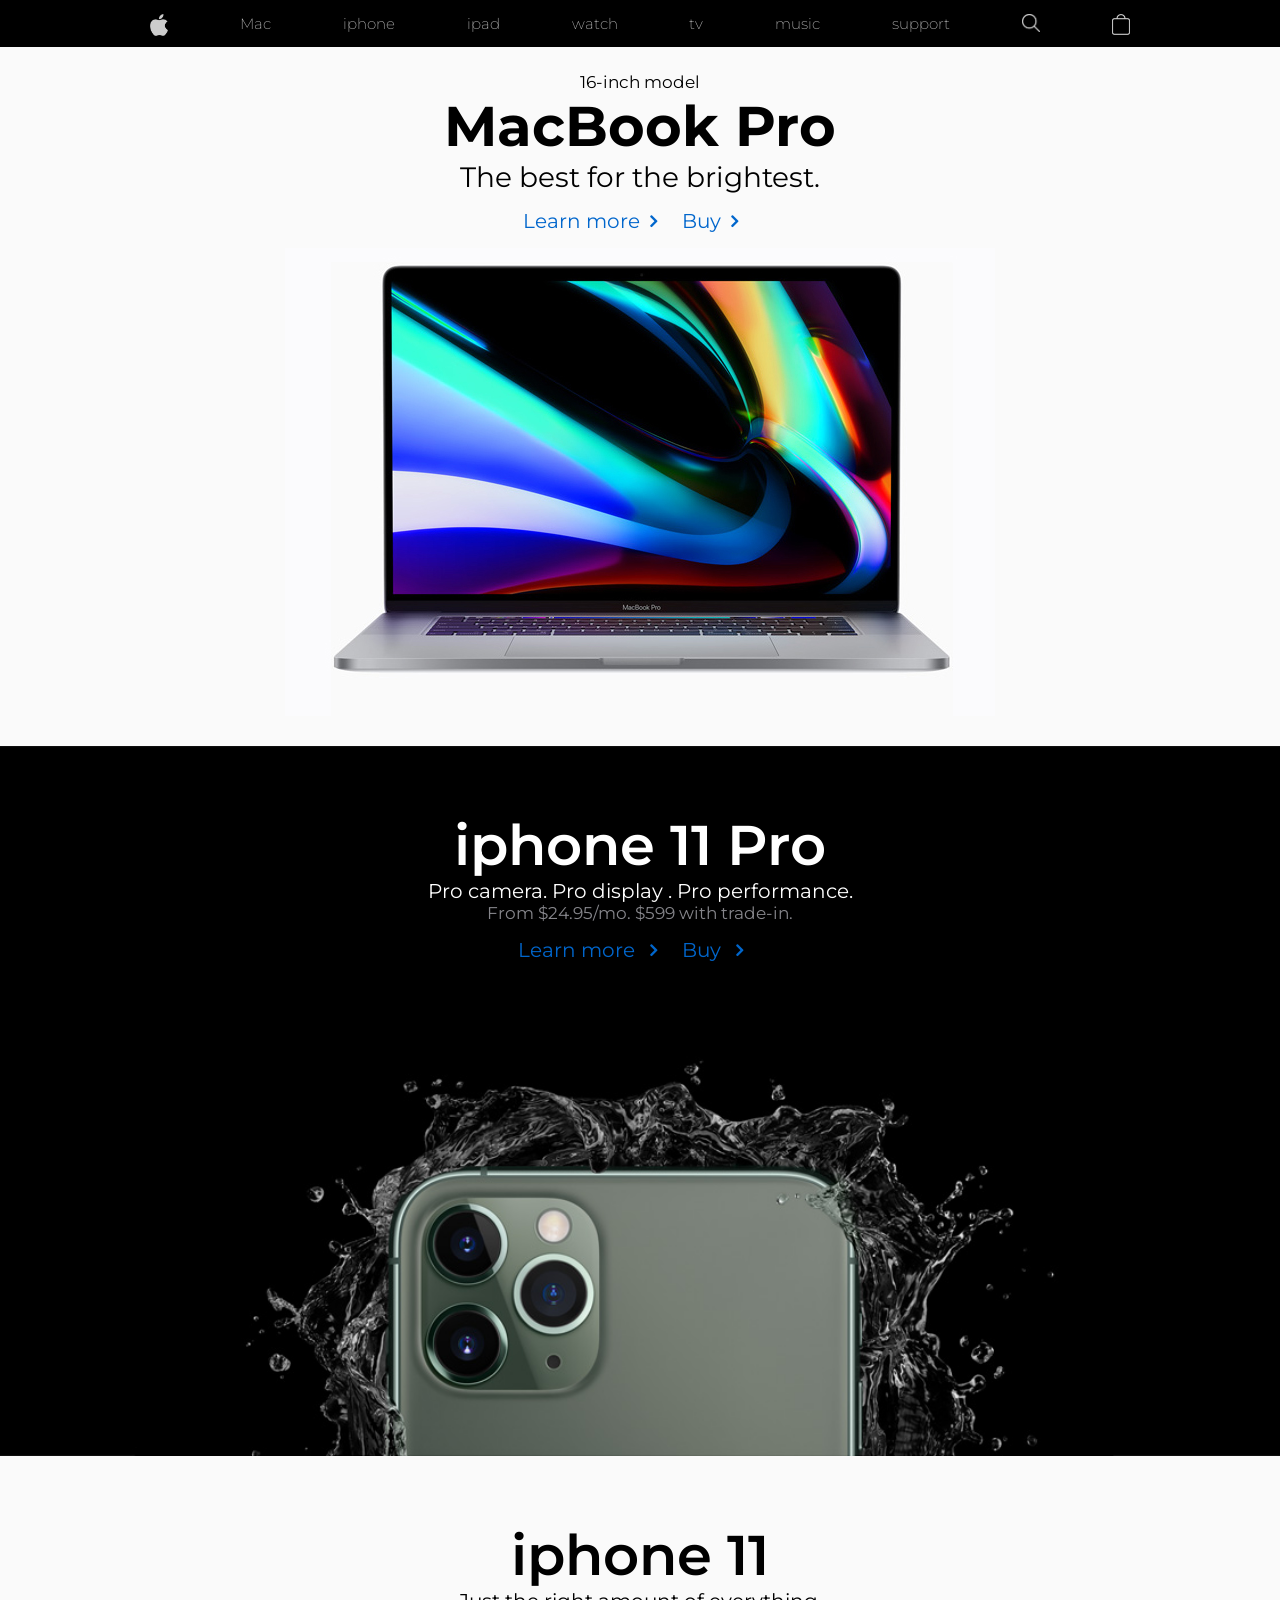
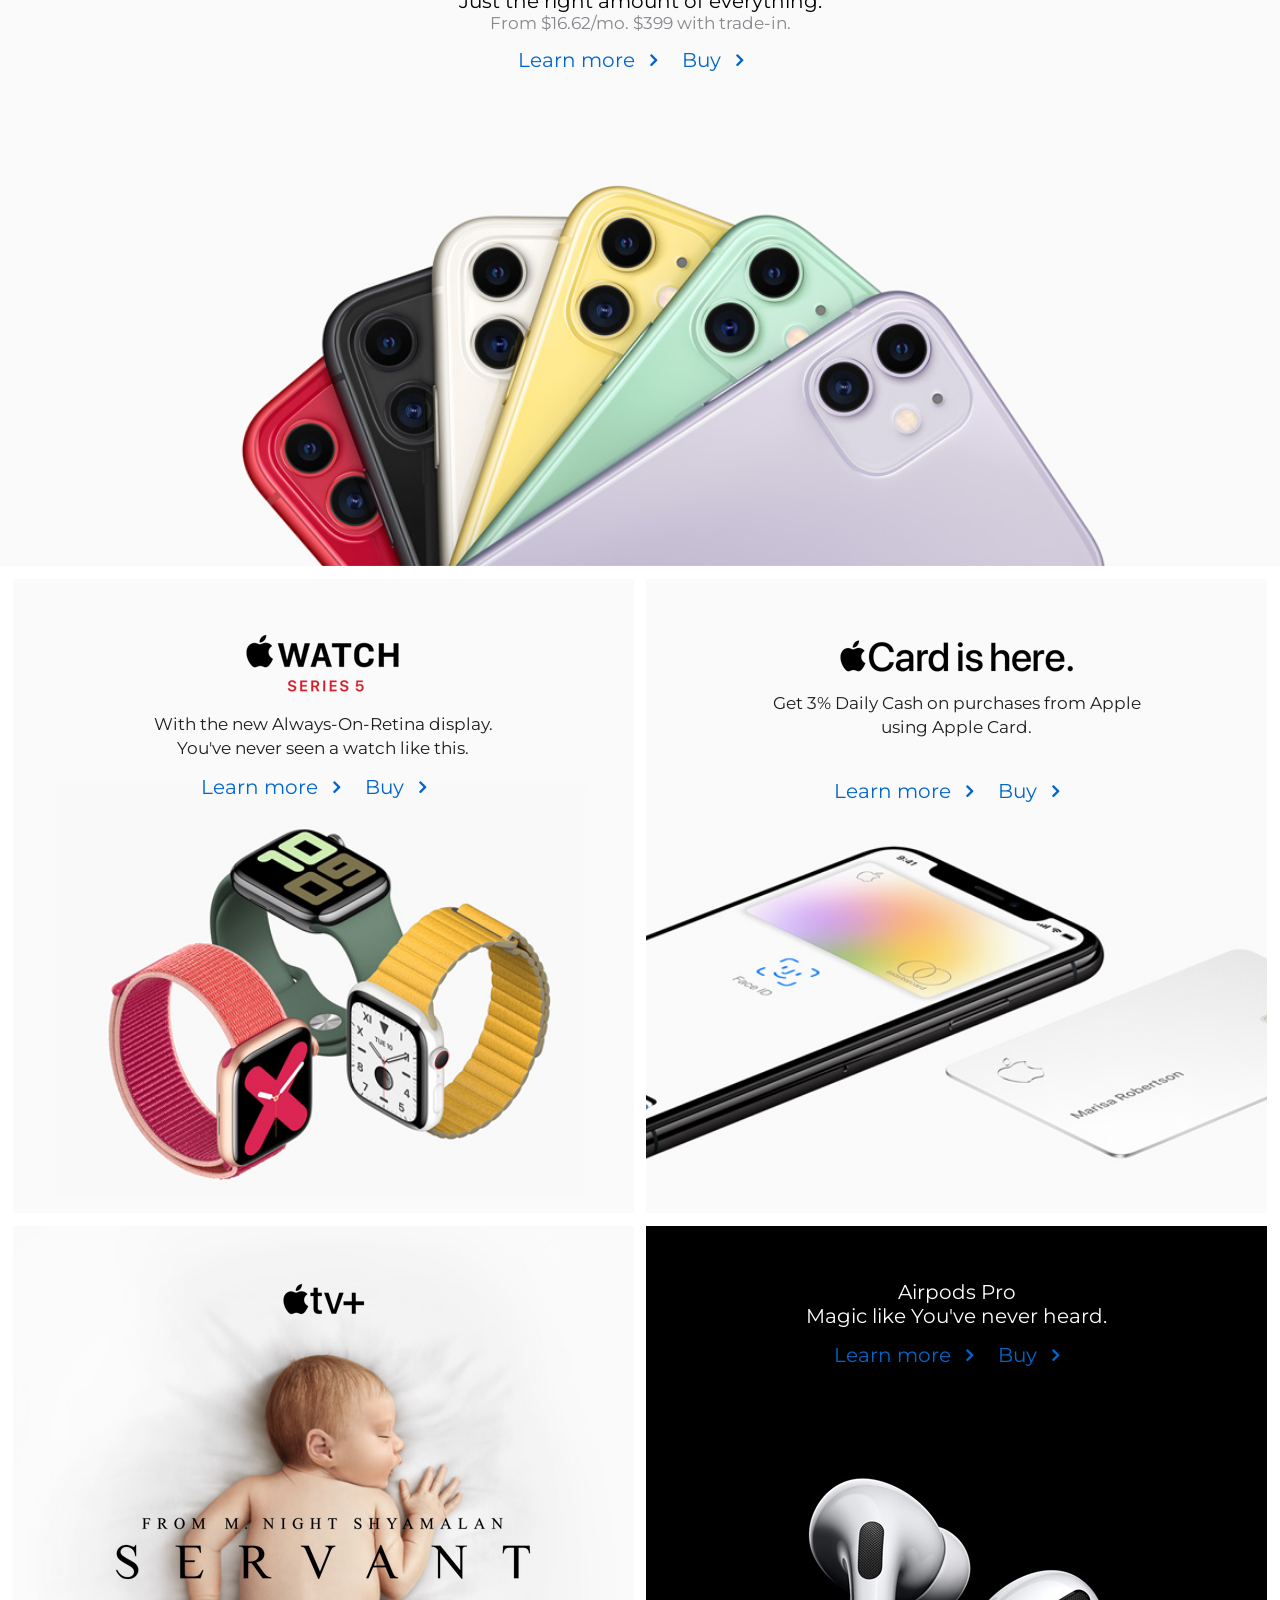
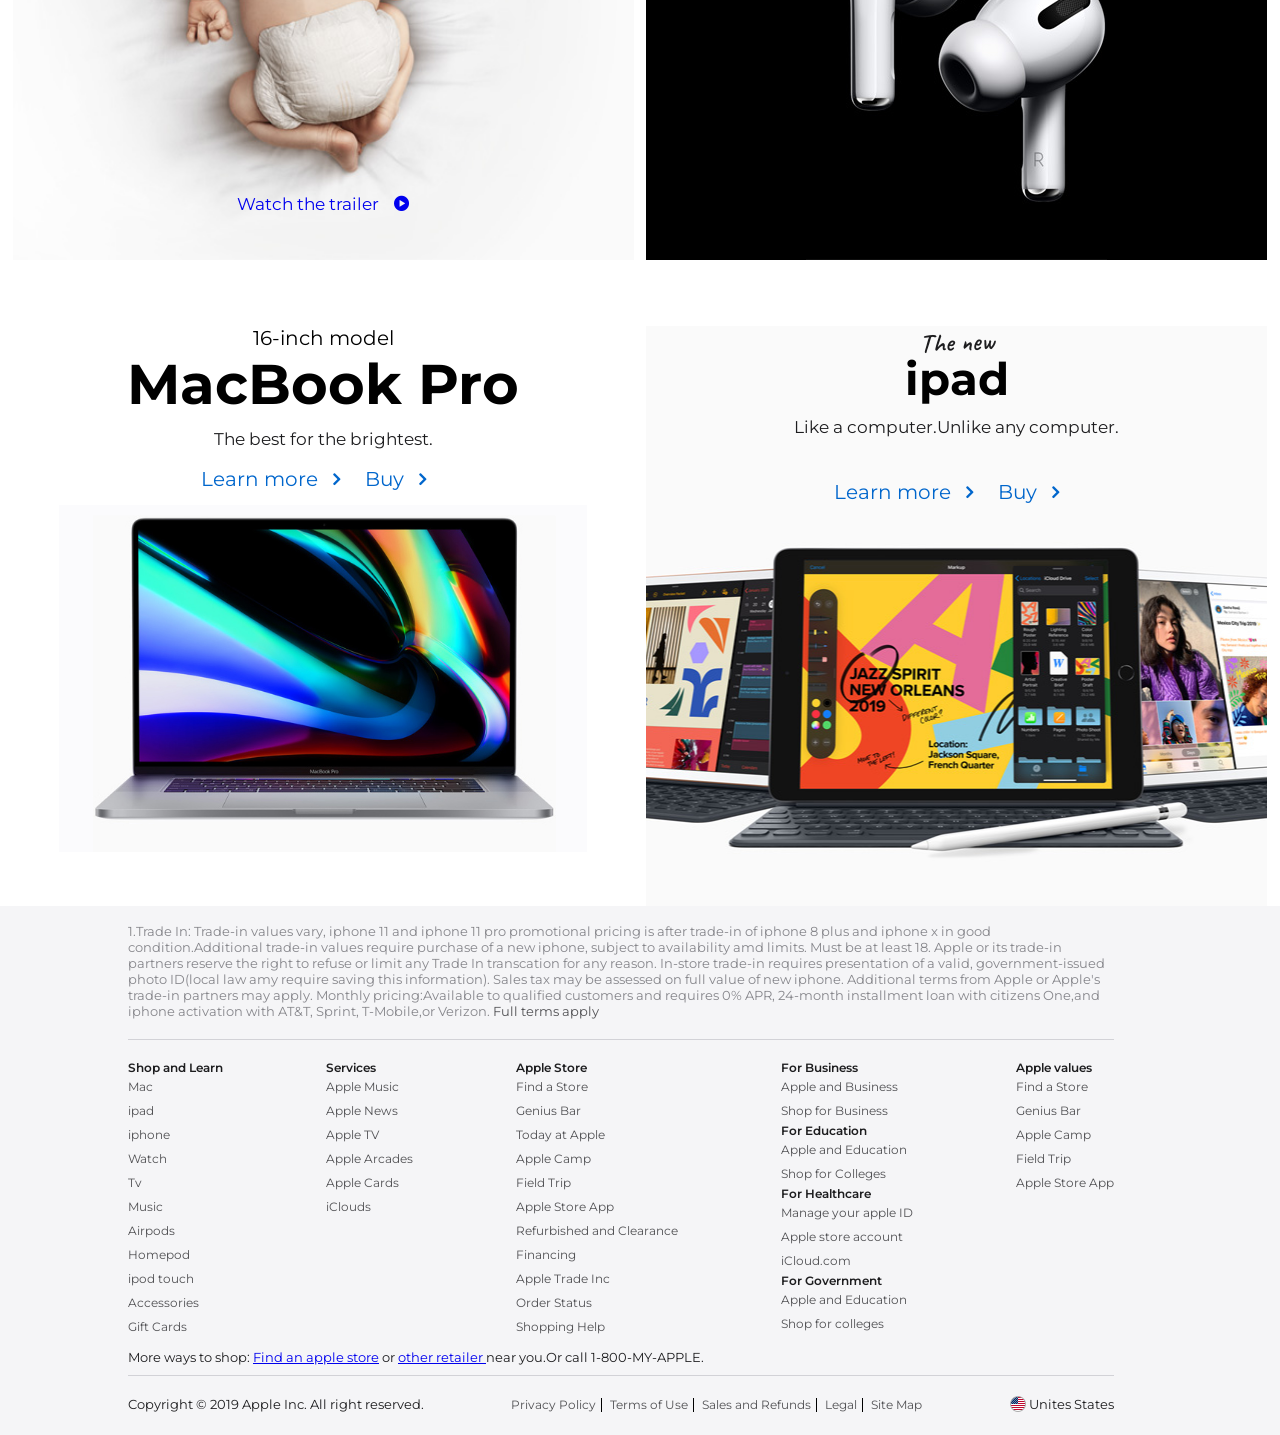
<file: index.html>
<!DOCTYPE html>
<html>
<head>
	<meta charset="utf-8">
	<meta name="viewport" content="width=device-width, initial-scale=1">
	<title>Apple Website</title>
	<link rel="stylesheet" type="text/css" href="css/style.css">

	<link rel="stylesheet" type="text/css" href="https://maxcdn.bootstrapcdn.com/font-awesome/4.6.2/css/font-awesome.min.css">


	<link href="https://fonts.googleapis.com/css2?family=Inter:ital,opsz,wght@1,14..32,100..900&family=Montserrat:wght@100..900&display=swap" rel="stylesheet">

	<link href="https://fonts.googleapis.com/css2?family=Caveat:wght@500&display=swap" rel="stylesheet">
</head>

<body>
	<div class="outer-wrapper">
		<header class="header-wrapper">
			<div class="internal-wrapper">
				<div class="header-links-wrapper">
					<ul>
						<li class="logo-link"><a href="#"><img src="images/icon/logo.png"> </a></li>
						<li><a href="#">Mac</a></li>
						<li><a href="#">iphone</a></li>
						<li><a href="#">ipad</a></li>
						<li><a href="#">watch</a></li>
						<li><a href="#">tv</a></li>
						<li><a href="#">music</a></li>
						<li><a href="#">support</a></li>
						<li class="search-link"><a href="#"><img src="images/icon/search-icon.png"> </a></li>
						<li class="cart-link"><a href="#"><img src="images/icon/cart.png"> </a></li>
					</ul>

				</div>
			</div>

		</header>

		<section class="main-highlight-wrapper">
			<div class="internal-wrapper">
				<div class="model">
					16-inch model
				</div>

				<div class="product-title">
					MacBook Pro
				</div>

				<div class="brief-description">
					The best for the brightest.
				</div>

				<div class="links-wrapper">
					<ul>
						<li><a href="#">Learn more</a></li>
						<li><a href="#">Buy</a></li>
					</ul>

				</div>
				<div class="main-image-wrapper">
					<img src="images/home/mac-laptop.jpg">

				</div>

			</div>
		</section>


		<section class="second-highlight-wrapper">
			<div class="internal-wrapper">
				<div class="title-wrapper">
					iphone 11 Pro
				</div>
				<div class="discriptor-wrapper">
					Pro camera. Pro display . Pro performance.
				</div>
				<div class="price-wrapper">
					From $24.95/mo. $599 with trade-in.
				</div>
				<div class="links-wrapper">
					<ul>
						<li><a href="#">Learn more </a>
						</li>
						<li><a href="#">Buy </a>
						</li>

					</ul>
					
				</div>
				
			</div>


		</section>



		<section class="third-highlight-wrapper">
			<div class="internal-wrapper">
				<div class="title-wrapper">
					iphone 11
				</div>
				<div class="discriptor-wrapper">
					Just the right amount of everything.
				</div>
				<div class="price-wrapper">
					From $16.62/mo.  $399 with trade-in.
				</div>
				<div class="links-wrapper">
					<ul>
						<li><a href="#">Learn more </a>
						</li>
						<li><a href="#">Buy </a>
						</li>

					</ul>
					
				</div>
				
			</div>


		</section>

		<section class="fourth-highlight-wrapper">
			
			<div class="left-side-wrapper">
				<div class="top-logo-wrapper">
					<div class="logo-wrapper">
						<img src="images/icon/watch-series5-logo.png">
					</div>
				</div>
				<div class="description-wrapper">
					With the new Always-On-Retina display.<br>
					You've never seen a watch like this.
				</div>
				<div class="links-wrapper">
					<ul>
						<li><a href="#">Learn more </a>
						</li>
						<li><a href="#">Buy </a>
						</li>
					</ul>
				</div>
			</div>

			<div class="right-side-wrapper">
				<div class="top-logo-wrapper">
					<div class="logo-wrapper">
						<img src="images/icon/apple-card-logo.png">
					</div>
				</div>

				<div class="description-wrapper">
					Get 3% Daily Cash on purchases from Apple using Apple Card.
				</div>
				<div class="links-wrapper">
					<ul>
						<li><a href="#">Learn more </a>
						</li>
						<li><a href="#">Buy </a>
						</li>

					</ul>

				</div>
			</div>
			
		</section>

		<section class="fifth-highlight-wrapper">
			
			<div class="left-side-wrapper">
				<div class="top-logo-wrapper">
					<div class="logo-wrapper">
						<img src="images/icon/apple-tv-logo.png">
					</div>
				</div>
				<div class="tvshow-logo-wrapper">
					<img src="images/icon/servant-logo.png">
				</div>

				<div class="watch-more-wrapper">
					<a href="#">Watch the trailer</a>
				</div>

			</div>

			<div class="right-side-wrapper">
				Airpods Pro <br>
				Magic like You've never heard.
				<div class="links-wrapper">
					<ul>
						<li><a href="#">Learn more </a>
						</li>
						<li><a href="#">Buy </a>
						</li>

					</ul>

				</div>
			</div>

			

		</section>

	<section class="sixth-highlight-wrapper">
		
		<div class="left-side-wrapper">
			<div class="top-logo-wrapper">
				<div class="model-small">16-inch model</div>

			</div>
			<div class="product-title">
				MacBook Pro
			</div>
			<div class="description-wrapper">
				The best for the brightest.
			</div>


			<div class="links-wrapper">
				<ul>
					<li><a href="#">Learn more </a>
					</li>
					<li><a href="#">Buy </a>
					</li>

				</ul>
			</div>	
		</div>


		<div class="right-side-wrapper">
			<div class="top-logo-wrapper">
				<div class="description-wrapper-small">
					The new
				</div>
			</div>
			<div class="product-title-small">
				ipad
			</div>
			<div class="description-wrapper">
				Like a computer.Unlike any computer.
			</div>
			<div class="links-wrapper">
				<ul>
					<li><a href="#">Learn more </a>
					</li>
					<li><a href="#">Buy </a>
					</li>

				</ul>
			</div>	

		</div>
		
	</section>



	<footer class="footer-wrapper">
		<div class="upper-text-container">
			1.Trade In: Trade-in values vary, iphone 11 and iphone 11 pro promotional pricing is after trade-in of iphone 8 plus and iphone x in good condition.Additional trade-in values require purchase of a new iphone, subject to availability amd limits. Must be at least 18. Apple or its trade-in partners reserve the right to refuse or limit any Trade In transcation for any reason. In-store trade-in requires presentation of a valid, government-issued photo ID(local law amy require saving this information). Sales tax may be assessed on full value of new iphone. Additional terms from Apple or Apple's trade-in partners may apply. Monthly pricing:Available to qualified customers and requires 0% APR, 24-month installment loan with citizens One,and iphone activation with AT&T, Sprint, T-Mobile,or Verizon. <a href="#">Full terms apply</a>	
		</div>


		<div class="footer-links-wrapper">
			<div class="links-wrapper-1">
				<h3>Shop and Learn </h3>
				<ul>
					<li><a href="#">Mac</a></li> 
					<li><a href="#">ipad</a></li> 
					<li><a href="#">iphone</a></li> 
					<li><a href="#">Watch</a></li> 
					<li><a href="#">Tv</a></li> 
					<li><a href="#">Music</a></li> 
					<li><a href="#">Airpods</a></li>
					<li><a href="#">Homepod</a></li>
					<li><a href="#">ipod touch</a></li>   
					<li><a href="#">Accessories</a></li> 
					<li><a href="#">Gift Cards</a></li> 

				</ul>


			</div>

			<div class="links-wrapper-2">
				<h3>Services </h3>
				<ul>
					<li><a href="#">Apple Music</a></li> 
					<li><a href="#">Apple News</a></li> 
					<li><a href="#">Apple TV</a></li> 
					<li><a href="#">Apple Arcades</a></li> 
					<li><a href="#">Apple Cards</a></li> 
					<li><a href="#">iClouds</a></li> 

				</ul>

			</div>

			<div class="links-wrapper-3">
				<h3>Apple Store </h3>
				<ul>
					<li><a href="#">Find a Store</a></li> 
					<li><a href="#">Genius Bar</a></li> 
					<li><a href="#">Today at Apple </a></li> 
					<li><a href="#">Apple Camp</a></li> 
					<li><a href="#">Field Trip</a></li> 
					<li><a href="#">Apple Store App</a></li>
					<li><a href="#">Refurbished and Clearance</a></li> 
					<li><a href="#">Financing</a></li>
					<li><a href="#">Apple Trade Inc</a></li>
					<li><a href="#">Order Status</a></li>
					<li><a href="#">Shopping Help</a></li>


				</ul>

			</div>

			<div class="links-wrapper-4">
				<h3>For Business</h3>
				<ul>
					<li><a href="#">Apple and Business</a></li> 
					<li><a href="#">Shop for Business</a></li>
				</ul>

				<h3>For Education</h3>
				<ul>
					<li><a href="#">Apple and Education</a></li> 
					<li><a href="#">Shop for Colleges</a></li> 
				</ul>

				<h3>For Healthcare</h3>
				<ul>
					<li><a href="#">Manage your apple ID</a></li> 
					<li><a href="#">Apple store account</a></li> 
					<li><a href="#">iCloud.com</a></li>
				</ul>

				<h3>For Government</h3>
				<ul>
					<li><a href="#">Apple and Education</a></li> 
					<li><a href="#">Shop for colleges</a></li> 
				</ul>

			</div>

			<div class="links-wrapper-5">
				<h3>Apple values </h3>
				<ul>
					<li><a href="#">Find a Store</a></li> 
					<li><a href="#">Genius Bar</a></li> 
					<li><a href="#">Apple Camp</a></li>  
					<li><a href="#">Field Trip</a></li> 
					<li><a href="#">Apple Store App</a></li>
				</ul>

			</div>


		</div>


		<div class="my-apple-wrapper">
			More ways to shop: <a href="#"> Find an apple store</a> or <a href="#">other retailer </a>
			near you.Or call 1-800-MY-APPLE.
		</div>

		<div class="copyright-wrapper">
			<div class="copyright">
				Copyright &copy; 2019 Apple Inc. All right reserved.
			</div>
			<div class="footer-links-terms">
				<ul>
					<li> <a href="#">Privacy Policy </a> </li>
					<li> <a href="#">Terms of Use </a> </li>
					<li> <a href="#">Sales and Refunds</a> </li>
					<li> <a href="#">Legal</a> </li>
					<li> <a href="#">Site Map </a> </li>
				</ul>
			</div>
			<div class="footer-country">
				<div class="flag-wrapper">
					<img src="images/icon/16.png">	
				</div>
				<div class="footer-country-name">
					Unites States
				</div>
			</div>


		</div>



	</footer>

</body>
</html>
</file>
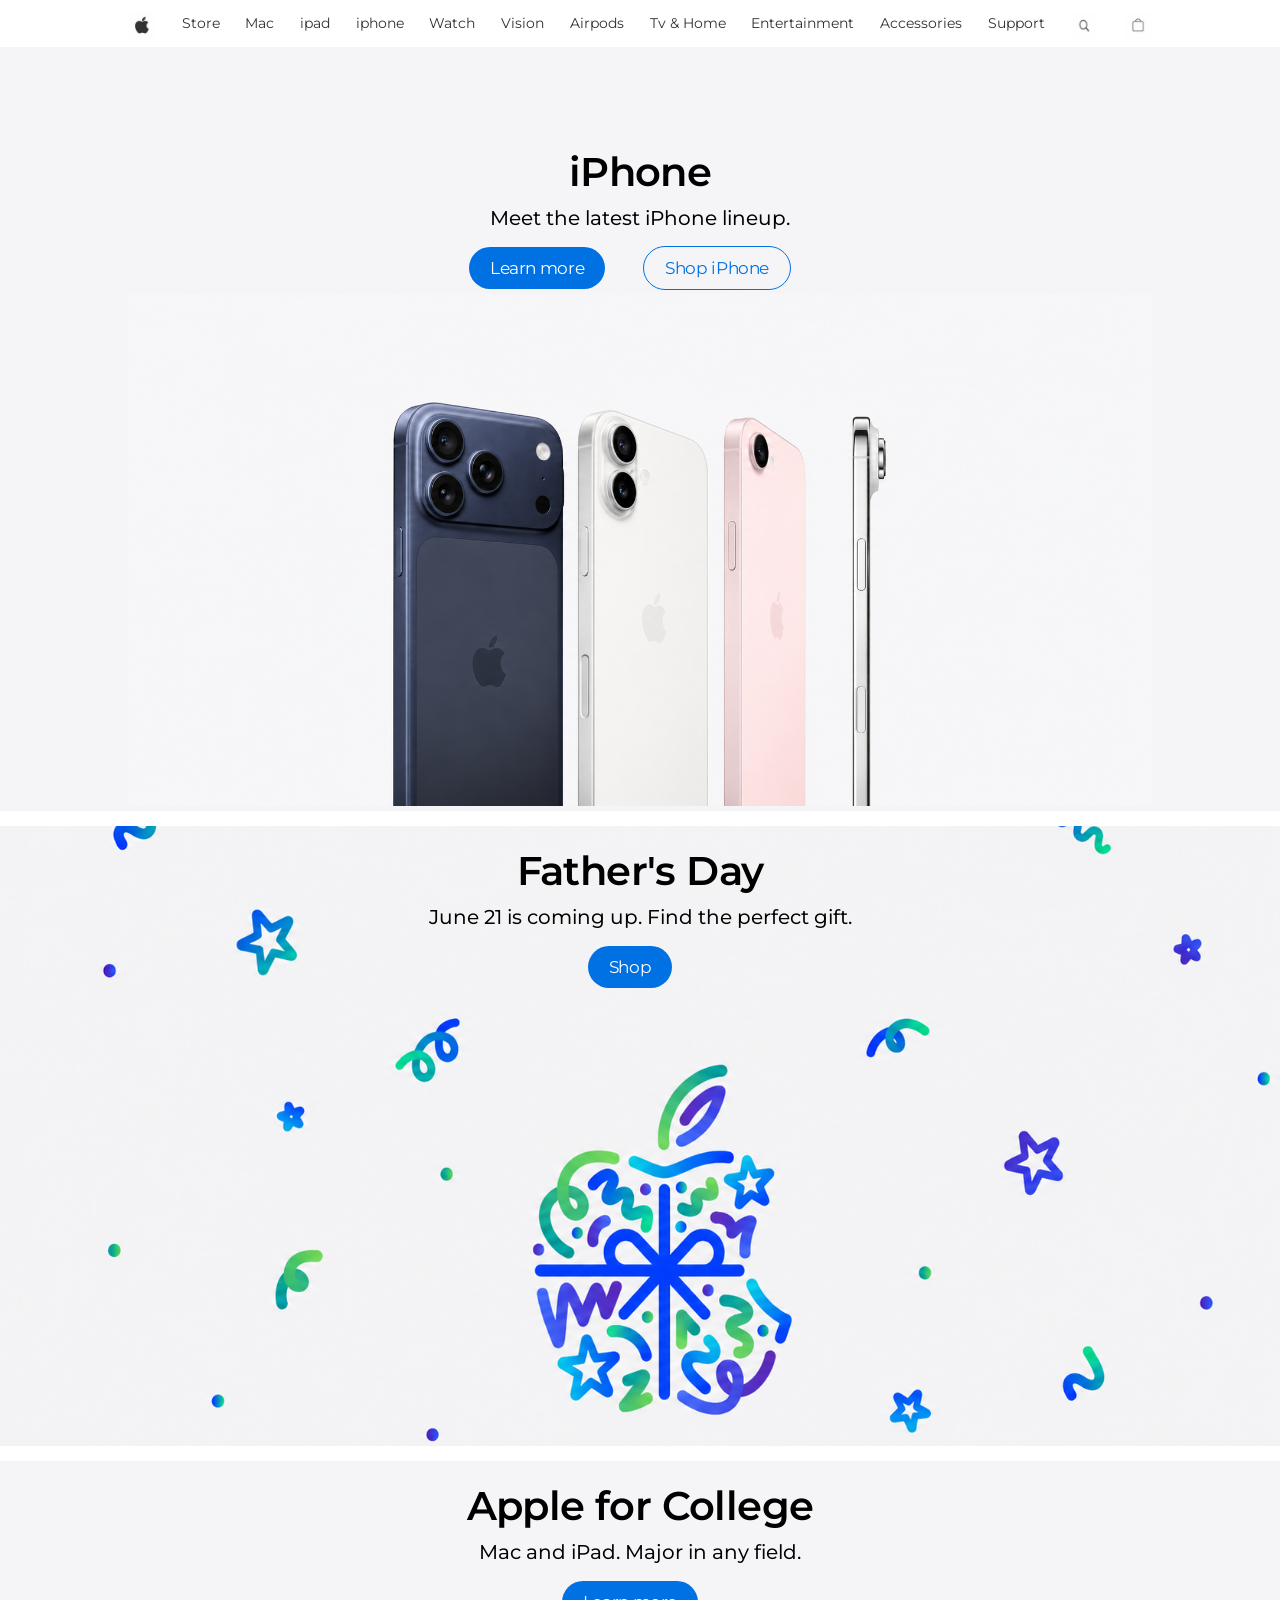
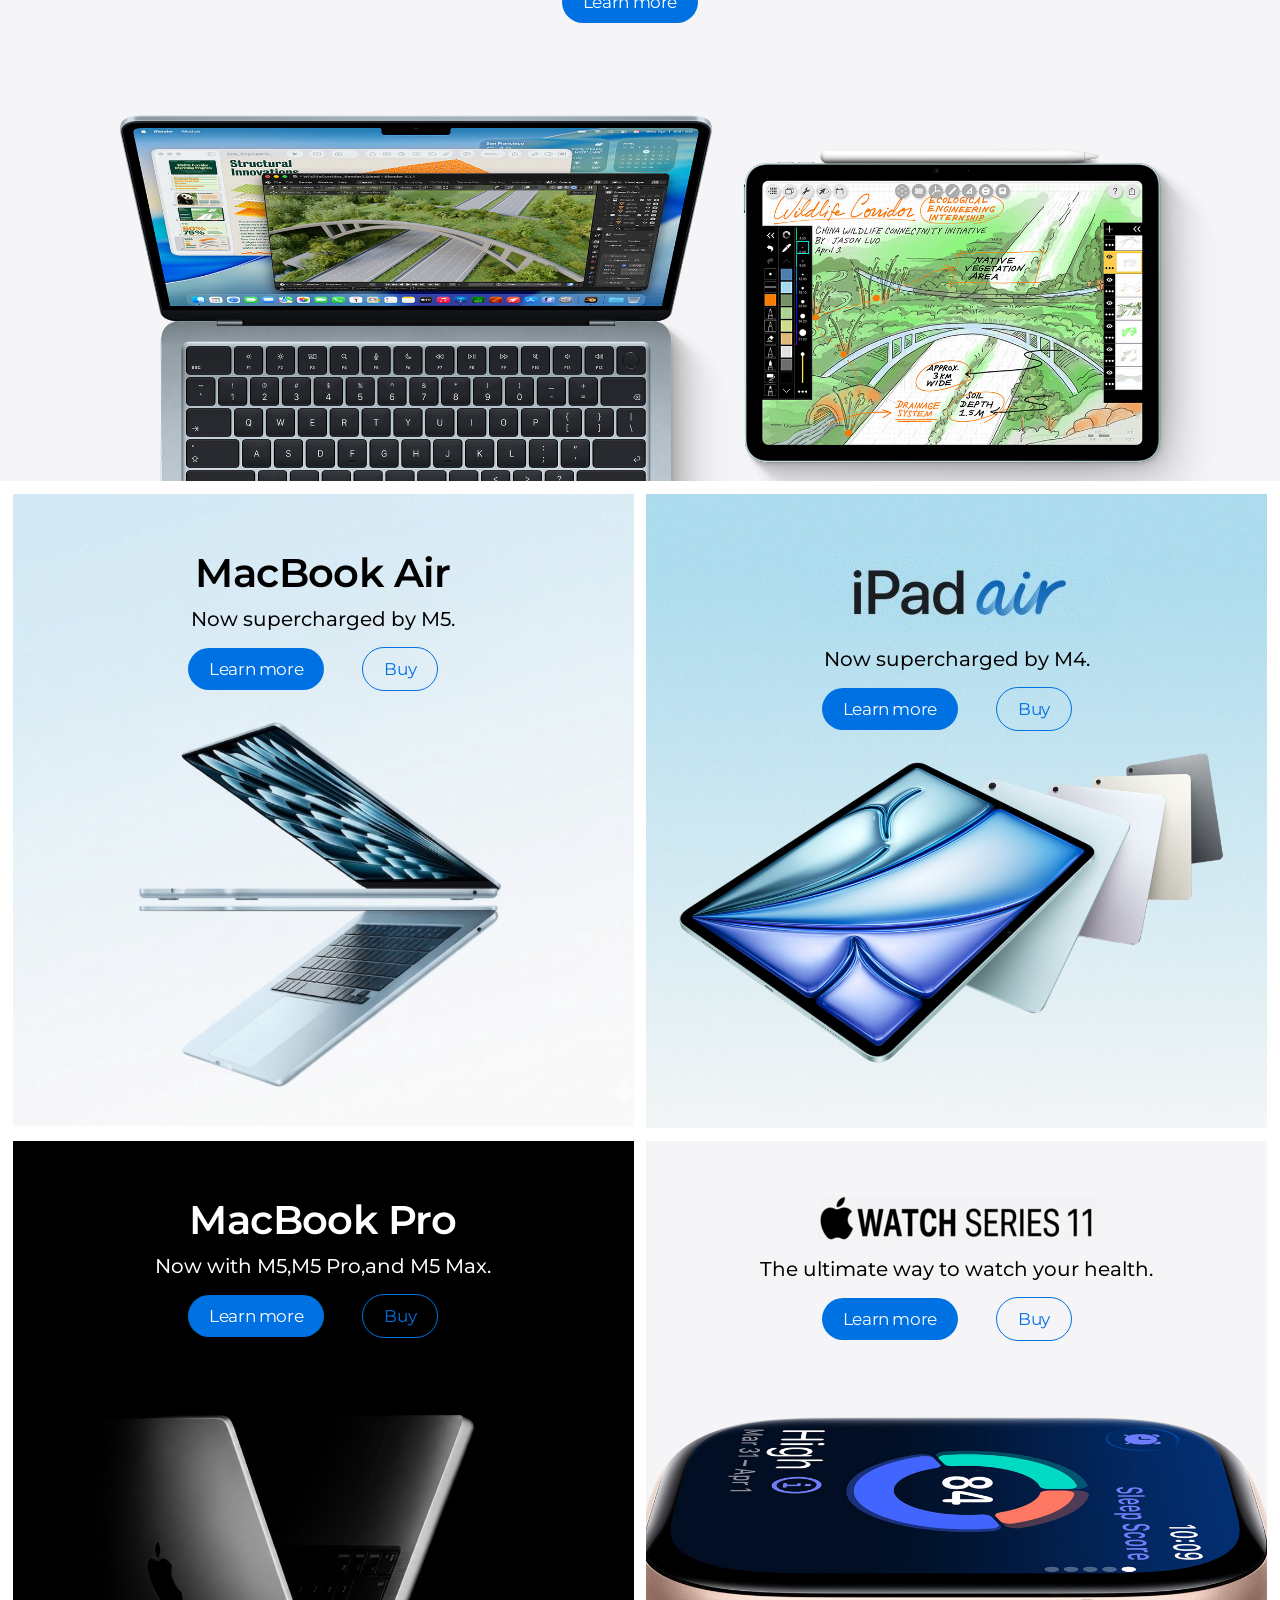
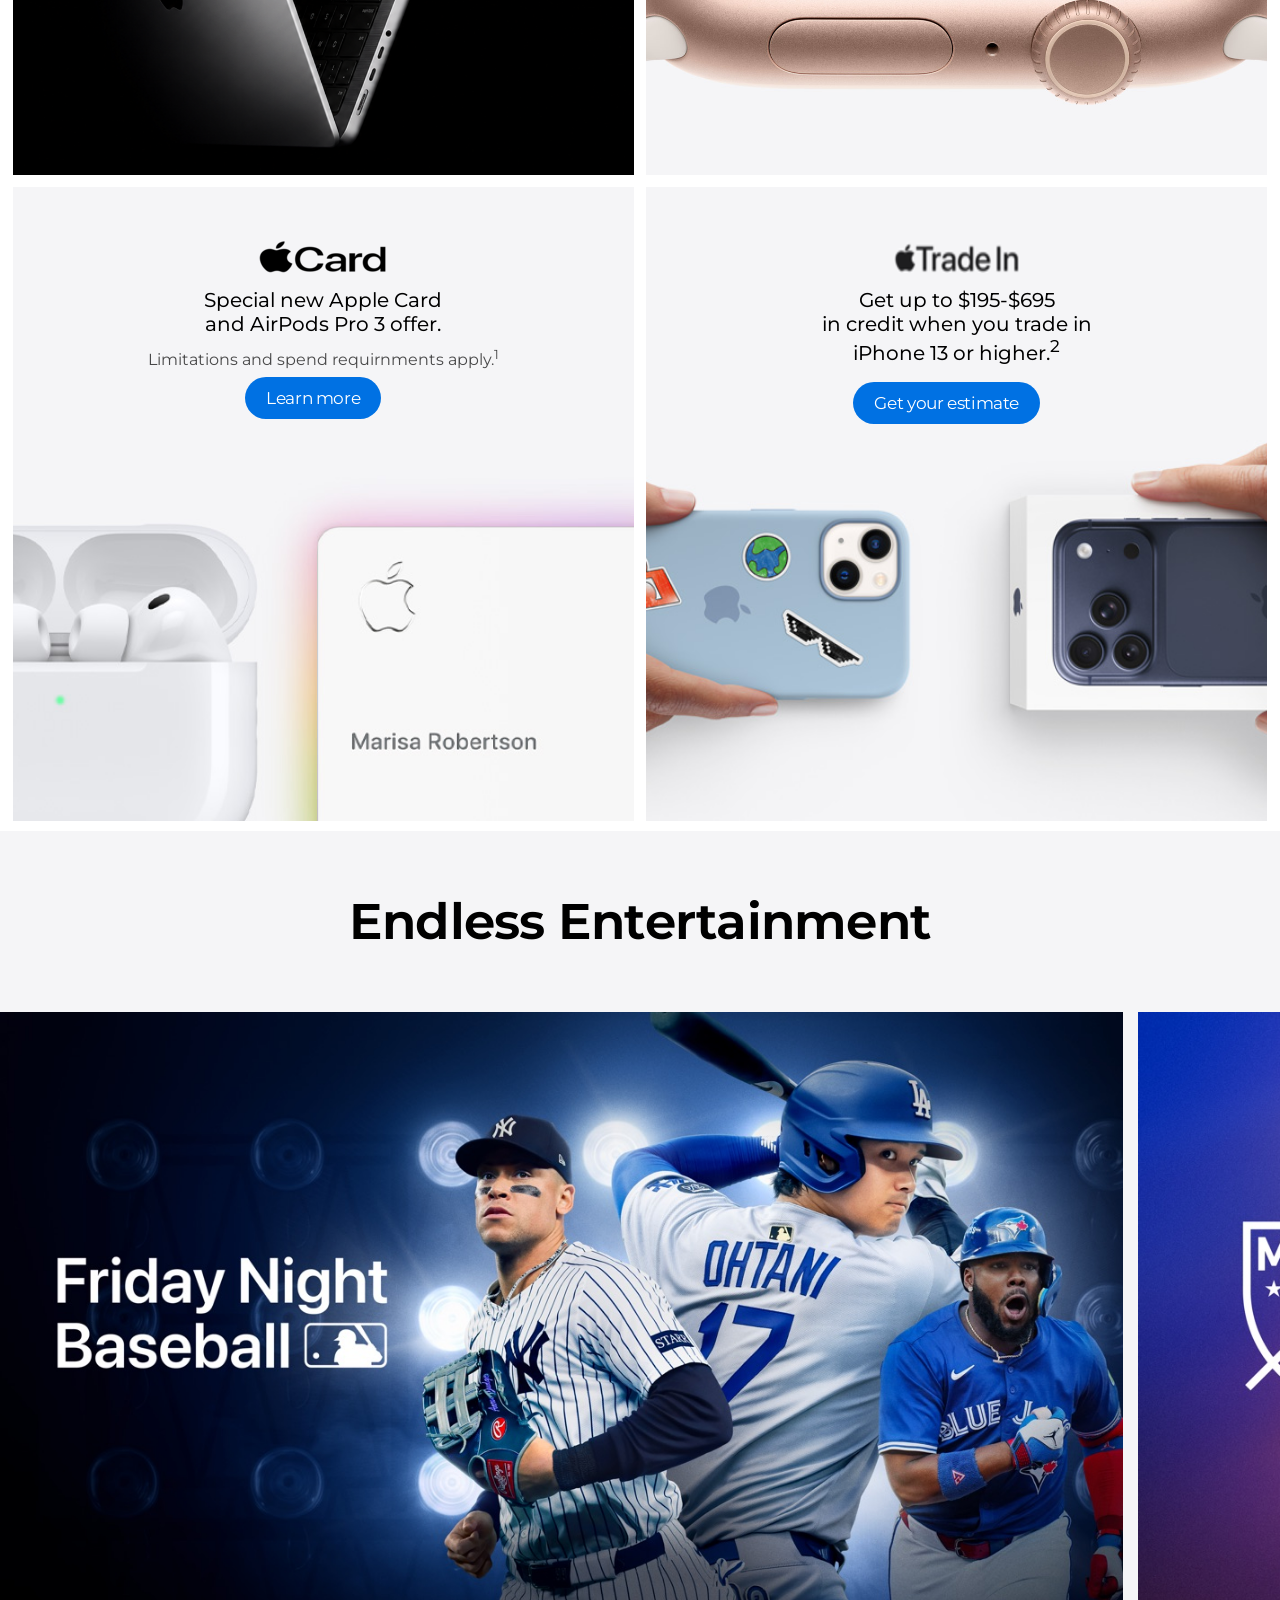
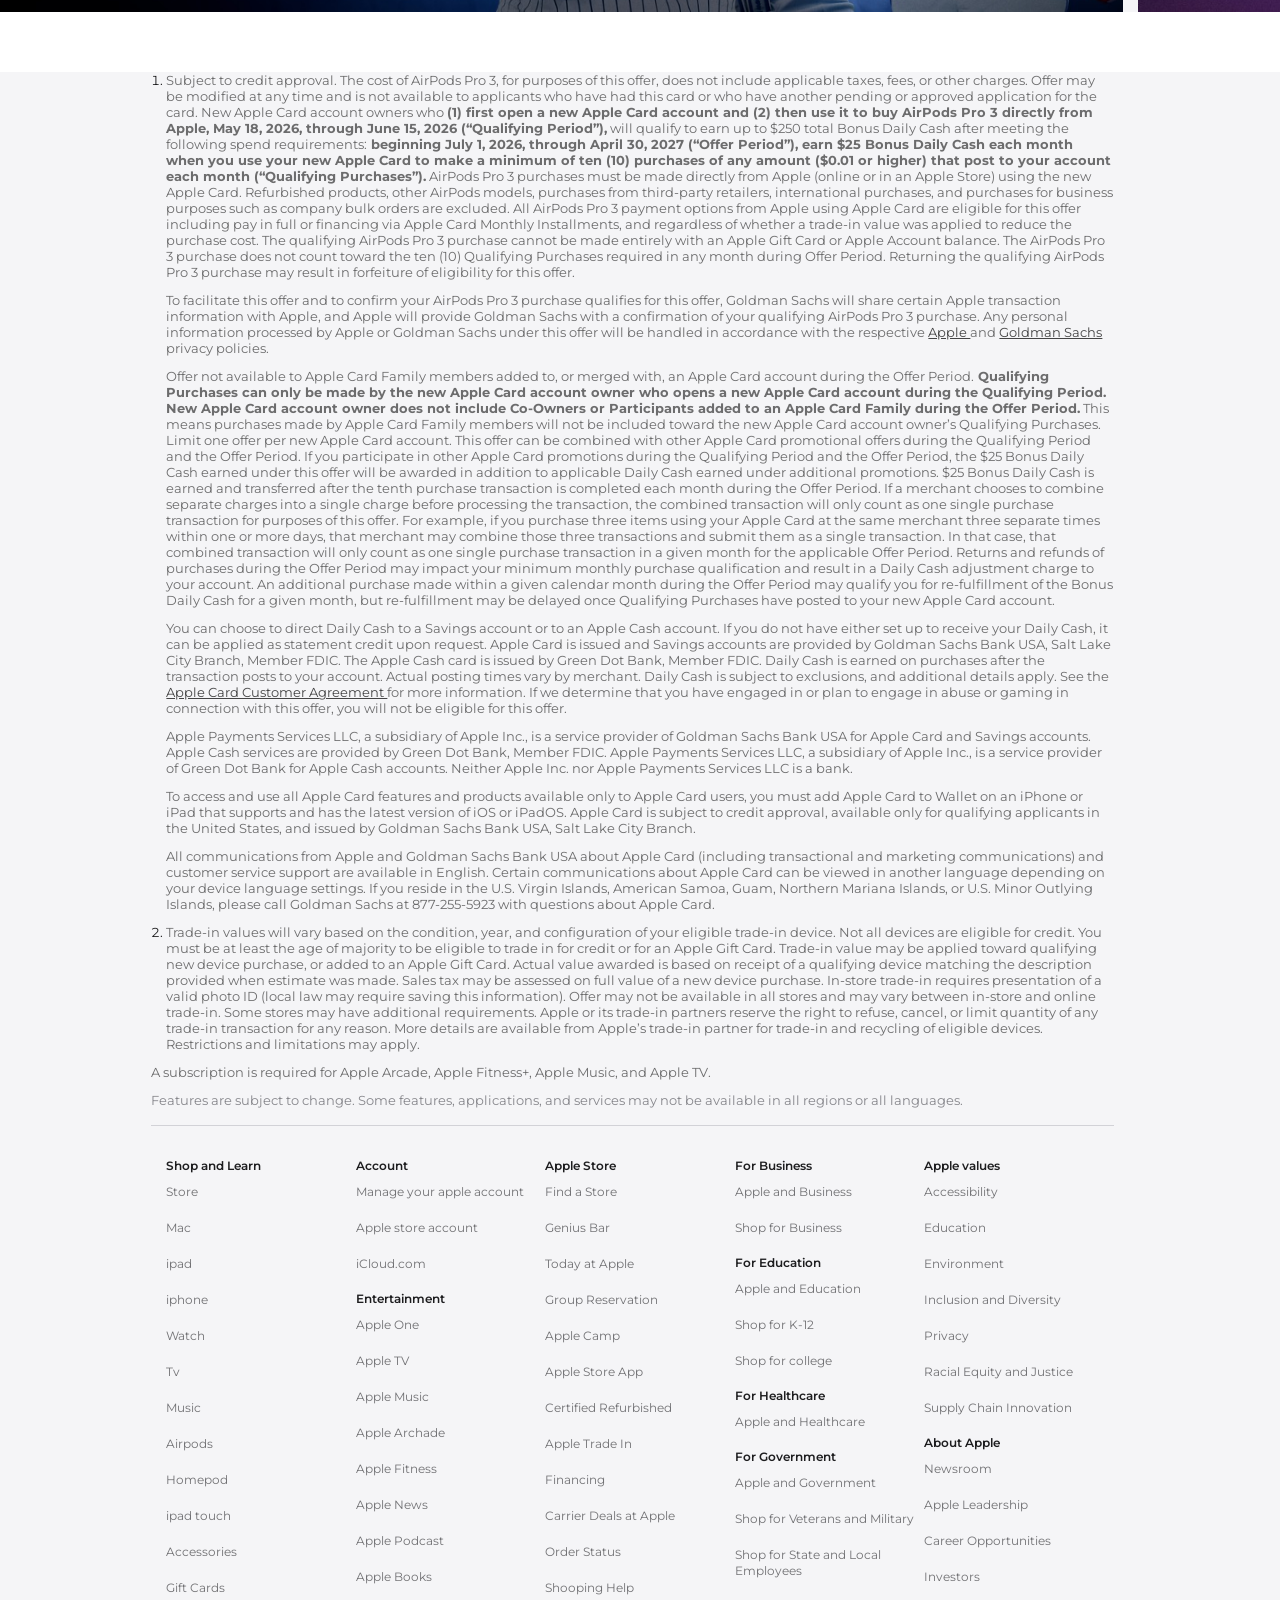
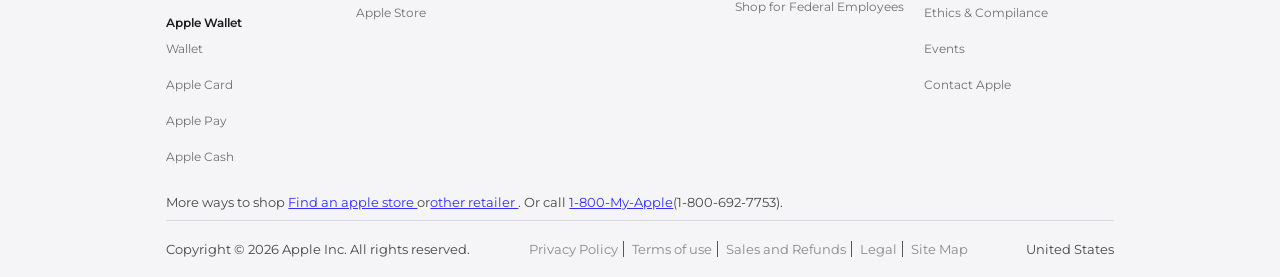
<file: Apple Website/Apple Website/index.html>
<!DOCTYPE html>
<html>
<head>
	<meta charset="utf-8">
	<meta name="viewport" content="width=device-width, initial-scale=1">
	<title>Apple </title>
	<link rel="stylesheet" type="text/css" href="style.css">
	<link href="https://fonts.googleapis.com/css2?family=Inter:ital,opsz,wght@1,14..32,100..900&family=Montserrat:wght@100..900&display=swap" rel="stylesheet">
	<meta name="viewport" content="width=device-width, initial-scale=1.0">
</head>

<body>
	<div class="outer-wrapper">
		<header class="header-wrapper">
			<div class="internal-wrapper">
				<div class="links-wrapper">
					<ul>
						<li class="logo-link"><a href="#"><img src="image/icon/apple-icon.png"></a></li>
						<li class="menu-item"><a href="#">Store</a>

							<div class="dropdown">

								<div class="column">

									<p class="heading">Shop</p>

									<a href="#">Shop the Latest</a>
									<a href="#">Mac</a>
									<a href="#">iPad</a>
									<a href="#">iPhone</a>
									<a href="#">Apple Watch</a>
									<a href="#">Apple Vision Pro</a>
									<a href="#">AirPods</a>
									<a href="#">Accessories</a>

								</div>

								<div class="column2">

									<p class="heading">Quick Links</p>

									<a href="#">Find a Store</a>
									<a href="#">Order Status</a>
									<a href="#">Apple Trade In</a>
									<a href="#">Financing</a>
									<a href="#">Personal Setup</a>

								</div>

								<div class="column2">

									<p class="heading">Shop Special Stores</p>

									<a href="#">Certified Refurbished</a>
									<a href="#">Education</a>
									<a href="#">Business</a>
									<a href="#">Veterans and Military</a>
									<a href="#">Government</a>

								</div>


							</div>

						</li>





					</li>
					<li class="menu-item"><a href="#">Mac</a>
						<div class="dropdown">

							<div class="column">

								<p class="heading">Explore Mac</p>

								<a href="#">Explore all Mac</a>
								<a href="#">MacBook Neo</a>
								<a href="#">MacBook Air</a>
								<a href="#">MacBook Pro</a>
								<a href="#">iMac</a>
								<a href="#">Mac mini</a>
								<a href="#">Mac Studio</a>
								<a href="#">Displays</a>
								<div class="small-text">
									<a href="#">Compare Mac</a>
									<a href="#">Switch from PC to Mac</a>
								</div>

							</div>

							<div class="column2">

								<p class="heading">Shop Mac</p>

								<a href="#">Shop Mac</a>
								<a href="#">Help me Choose</a>
								<a href="#">Mac Accessories</a>
								<a href="#">Apple Trade in</a>
								<a href="#">Financing</a>
								<a href="#">Personal Setup</a>

							</div>

							<div class="column2">

								<p class="heading">More from Mac</p>

								<a href="#">Mac Support</a>
								<a href="#">AppleCare</a>
								<a href="#">macOS 27 Preview</a>
								<a href="#">Apple Intelligence</a>
								<a href="#">Apps by Apple</a>
								<a href="#">Apple Creator Studio</a>
								<a href="#">Better with iPhone</a>
								<a href="#">iCloud+</a>
								<a href="#">Mac for Business</a>
								<a href="#">Education</a>

							</div>

						</li>
						<li class="menu-item"><a href="#">ipad</a>
							<div class="dropdown">

								<div class="column">

									<p class="heading">Explore iPad</p>

									<a href="#">Explore All iPad</a>
									<a href="#">iPad Pro</a>
									<a href="#">iPad Air</a>
									<a href="#">iPad</a>
									<a href="#">iPad mini</a>
									<a href="#">Apple Pencil</a>
									<a href="#">Keyboards</a>
									<div class="small-text">
										<a href="#">Compare iPad</a>
									</div>
								</div>

								<div class="column2">

									<p class="heading">Shop iPad</p>

									<a href="#">Shop iPad</a>
									<a href="#">iPad Accessories</a>
									<a href="#">Apple Trade In</a>
									<a href="#">Financing</a>
									<a href="#">Personal Setup</a>

								</div>

								<div class="column2">

									<p class="heading">More from iPad</p>

									<a href="#">iPad Support</a>
									<a href="#">AppleCare</a>
									<a href="#">iPadOS 27 Preview</a>
									<a href="#">Apple Intelligence</a>
									<a href="#">Apps by Apple</a>
									<a href="#">Apple Creator Studio</a>
									<a href="#">iCloud+</a>
									<a href="#">Education</a>

								</div>


							</li>


							<li class="menu-item"><a href="#">iphone</a>

								<div class="dropdown">

									<div class="column">

										<p class="heading">Explore iPhone</p>

										<a href="#">Explore All iPhone</a>
										<a href="#">iPhone 17 Pro</a>
										<a href="#">iPhone Air</a>
										<a href="#">iPhone 17</a>
										<a href="#">iPhone 17e</a>
										<a href="#">iPhone 16</a>
										<div class="small-text">
											<a href="#">Compare iPhone</a>
											<a href="#">Switch from Android</a>
										</div>

									</div>

									<div class="column2">

										<p class="heading">Shop iPhone</p>

										<a href="#">Shop iPhone</a>
										<a href="#">iPhone Accessories</a>
										<a href="#">Apple Trade In</a>
										<a href="#">Carrier Deals at Apple</a>
										<a href="#">Financing</a>
										<a href="#">Personal Setup</a>

									</div>

									<div class="column2">

										<p class="heading">More from iPhone</p>

										<a href="#">iPhone Support</a>
										<a href="#">AppleCare</a>
										<a href="#">iOS 27 Preview</a>
										<a href="#">Apple Intelligence</a>
										<a href="#">Apps by Apple</a>
										<a href="#">iPhone Privacy</a>
										<a href="#">Better with Mac</a>
										<a href="#">iCloud+</a>
										<a href="#">Wallet,Pay,Card</a>

									</div>


								</li>

								<li class="menu-item"><a href="#">Watch</a>
									<div class="dropdown">

										<div class="column">

											<p class="heading">Explore Watch</p>

											<a href="#">Explore All Apple Watch</a>
											<a href="#">Apple Watch Series 11</a>
											<a href="#">Apple Watch SE 3</a>
											<a href="#">Apple Watch Ultra 3</a>
											<a href="#">Apple Watch Nike</a>
											<a href="#">Apple Watch Hermès</a>
											<div class="small-text">
												<a href="#">Compare Watch</a>
												<a href="#">Why Apple Watch</a>
											</div>

										</div>

										<div class="column2">

											<p class="heading">Shop Watch</p>

											<a href="#">Shop Apple Watch</a>
											<a href="#">Apple Watch Bands</a>
											<a href="#">Apple Watch Acccessories</a>
											<a href="#">Apple Trade In</a>
											<a href="#">Financing</a>
											<a href="#">Personal Setup</a>

										</div>

										<div class="column2">

											<p class="heading">More from Watch</p>

											<a href="#">Apple Watch Support</a>
											<a href="#">AppleCare</a>
											<a href="#">watchOS 27 Preview</a>
											<a href="#">Apple Watch For your kids</a>
											<a href="#">Apps by Apple</a>
											<a href="#">Apple Fitness+</a>
											<a href="#">Education</a>


										</div>



									</li>
									<li class="menu-item"><a href="#">Vision</a>
										<div class="dropdown">

											<div class="column">

												<p class="heading">Explore Vision</p>

												<a href="#">Explore Apple Vision Pro</a>
												<div class="small-text">
													<a href="#">Tech Specs</a>
													
												</div>

											</div>

											<div class="column2">

												<p class="heading">Shop Vision</p>

												<a href="#">Shop Apple Vision Pro </a>
												<a href="#">Apple Vision Pro Accessories</a>
												<a href="#">Book a Demo</a>
												<a href="#">Financing</a>
												<a href="#">Personal Setup</a>

											</div>

											<div class="column2">

												<p class="heading">More from Vision</p>

												<a href="#">Apple Vision Pro Support</a>
												<a href="#">AppleCare</a>
												<a href="#">visionOS 27 Preview</a>
												<a href="#">Apple Vision Pro for Enterprise</a>

											</div>
										</li>
										<li class="menu-item"><a href="#">Airpods</a>
											<div class="dropdown">

												<div class="column">

													<p class="heading">Explore AirPods</p>

													<a href="#">Explore All AirPods</a>
													<a href="#">AirPods 4</a>
													<a href="#">AirPods Pro 3</a>
													<a href="#">AirPods Max 2</a>
													<div class="small-text">
														<a href="#">Compare AirPods</a>
														
													</div>

												</div>

												<div class="column2">

													<p class="heading">Shop AirPods</p>

													<a href="#">Shop AirPods</a>
													<a href="#">AirPods Accessories</a>


												</div>

												<div class="column2">

													<p class="heading">More from AirPods</p>

													<a href="#">AirPods Support</a>
													<a href="#">AppleCare</a>
													<a href="#">Hearing Health</a>
													<a href="#">Apple Music</a>
													<a href="#">Apple Fitness+</a>
												</div>
											</li>
											<li class="menu-item"><a href="#">Tv & Home</a>
												<div class="dropdown">

													<div class="column">

														<p class="heading">Explore TV & Home</p>

														<a href="#">Explore TV & Home</a>
														<a href="#">Apple TV 4K</a>
														<a href="#">HomePod</a>
														<a href="#">HomePod mini</a>


													</div>

													<div class="column2">

														<p class="heading">Shop TV & Home</p>

														<a href="#">Shop Apple TV 4K</a>
														<a href="#">Shop HomePod</a>
														<a href="#">Shop HomePod mini</a>
														<a href="#">Shop Siri Remote</a>
														<a href="#">TV & Home Accessories</a>

													</div>

													<div class="column2">

														<p class="heading">More from TV & Home</p>

														<a href="#">Apple Tv Support</a>
														<a href="#">HomePod Support</a>
														<a href="#">AppleCare for Apple TV</a>
														<a href="#">AppleCare for HomePod</a>
														<a href="#">Apple Tv app</a>
														<a href="#">Apple Tv </a>
														<a href="#">Home app</a>
														<a href="#">Apple Music</a>
														<a href="#">AirPlay</a>
													</div>
												</li>
												<li class="menu-item"><a href="#">Entertainment</a>
													<div class="dropdown">

														<div class="column">

															<p class="heading">Explore Entertainment</p>

															<a href="#">Explore Entertainment</a>
															<a href="#">Apple One</a>
															<a href="#">Apple TV</a>
															<a href="#">Apple Music</a>
															<a href="#">Apple Archade</a>
															<a href="#">Apple Fitness+</a>
															<a href="#">Apple News+</a>
															<a href="#">Apple Podcasts</a>
															<a href="#">Apple Books</a>
															<a href="#">Apple Store</a>
														</div>

														<div class="column2">

															<p class="heading">Support</p>

															<a href="#">Apple TV Support</a>
															<a href="#">Apple Music Support</a>
														</div>
													</div>
												</li>
												<li class="menu-item"><a href="#">Accessories</a>
													<div class="dropdown">

														<div class="column">

															<p class="heading">Shop Accessories</p>

															<a href="#">Shop All Accessories</a>
															<a href="#">Mac</a>
															<a href="#">iPad</a>
															<a href="#">iPhone</a>
															<a href="#">Apple Watch</a>
															<a href="#">Apple Vision Pro</a>
															<a href="#">AirPods</a>
															<a href="#">TV & Home</a>
														</div>

														<div class="column2">

															<p class="heading">Explore Accessories</p>

															<a href="#">Made by Apple</a>
															<a href="#">Beats</a>
															<a href="#">AirTag</a>
															<a href="#">Assistive Technologies</a>
														</div>
													</div>
												</li>
												<li class="menu-item"><a href="#">Support</a>
													<div class="dropdown">

														<div class="column">

															<p class="heading">Explore Support</p>

															<a href="#">iPhone</a>
															<a href="#">Mac</a>
															<a href="#">iPad</a>
															<a href="#">Watch</a>
															<a href="#">Apple Vision Pro</a>
															<a href="#">AirPods</a>
															<a href="#">Music</a>
															<a href="#">TV</a>
															<div class="small-text">
																<a href="#">Explore Support</a>
																
															</div>
														</div>

														<div class="column2">

															<p class="heading">Get Help</p>

															<a href="#">Community</a>
															<a href="#">Check Coverage</a>
															<a href="#">Genius Bar</a>
															<a href="#">Repair</a>
														</div>
														<div class="column2">

															<p class="heading">Helpful Topics</p>

															<a href="#">Get AppleCare</a>
															<a href="#">Apple Account and Password</a>
															<a href="#">Billing & Subscriptions</a>
															<a href="#">Accessiblity</a>
														</div>

													</div>
												</li>
												<li class="search-link"><a href="#"><img src="image/icon/search-icon.png"></a></li>
												<li class="cart-link"><a href="#"><img src="image/icon/cart.png"></a></li>

											</ul>
										</div>

									</div>

								</header>

								<section class="main-highlight-wrapper">
									<div class="internal-wrapper">
										<div class="title">
											iPhone
										</div>
										<div class="description">
											Meet the latest iPhone lineup.
										</div>
										<div class="main-links-wrapper">
											<ul>
												<li><a href="#">Learn more</a></li>
												<li><a href="#">Shop iPhone</a></li>
											</ul>
										</div>
										<div class="main-image-wrapper">
											<img class="img-fluid" src="image/home/iphone-lineup.png">
										</div>

									</div>

								</section>
								<section class="second-highlight-wrapper">
									<div class="internal-wrapper">
										<div class="title">
											Father's Day
										</div>
										<div class="description">
											June 21 is coming up. Find the perfect gift.

										</div>
										<div class="main-links-wrapper">
											<ul>
												<li><a href="#">Shop</a></li>
											</ul>
										</div>

									</div>
								</section>

								<section class="third-highlight-wrapper">
									<div class="internal-wrapper">
										<div class="title">
											Apple for College
										</div>
										<div class="description">
											Mac and iPad. Major in any field.

										</div>
										<div class="main-links-wrapper">
											<ul>
												<li><a href="#">Learn more</a></li>
											</ul>
										</div>

									</div>

								</section>

								<section class="fourth-highlight-wrapper">
									<div class="left-side-wrapper">
										<div class="title">
											MacBook Air
										</div>
										<div class="description">
											Now supercharged by M5.
										</div>
										<div class="main-links-wrapper">
											<ul>
												<li><a href="#">Learn more</a></li>
												<li><a href="#">Buy</a></li>
											</ul>
										</div>

									</div>

									<div class="right-side-wrapper">
										<div class="logo-wrapper">
											<img src="image/icon/ipad-air-logo.png">
										</div>
										<div class="description">
											Now supercharged by M4.
										</div>
										<div class="main-links-wrapper">
											<ul>
												<li><a href="#">Learn more</a></li>
												<li><a href="#">Buy</a></li>
											</ul>
										</div>

									</div>

								</section>

								<section class="fifth-highlight-wrapper">
									<div class="left-side-wrapper">
										<div class="title">
											MacBook Pro
										</div>
										<div class="description">
											Now with M5,M5 Pro,and M5 Max.
										</div>
										<div class="main-links-wrapper">
											<ul>
												<li><a href="#">Learn more</a></li>
												<li><a href="#">Buy</a></li>
											</ul>
										</div>

									</div>

									<div class="right-side-wrapper">
										<div class="logo-wrapper">
											<img src="image/icon/watch-series.png">
										</div>
										<div class="description">
											The ultimate way to watch your health.
										</div>
										<div class="main-links-wrapper">
											<ul>
												<li><a href="#">Learn more</a></li>
												<li><a href="#">Buy</a></li>
											</ul>
										</div>

									</div>

								</section>

								<section class="sixth-highlight-wrapper">
									<div class="left-side-wrapper">
										<div class="logo-wrapper">
											<img src="image/icon/apple-card.png">
										</div>
										<div class="description">
											Special new Apple Card <br>
											and AirPods Pro 3 offer.
										</div>
										<div class="small-description">
											Limitations and spend requirnments apply.<sup>1</sup>
										</div>

										<div class="main-links-wrapper">
											<ul>
												<li><a href="#">Learn more</a></li>
											</ul>
										</div>

									</div>

									<div class="right-side-wrapper">
										<div class="logo-wrapper">
											<img src="image/icon/trade-in.png">
										</div>
										<div class="description">
											Get up to $195-$695 <br>
											in credit when you trade in <br>
											iPhone 13 or higher.<sup>2</sup>
										</div>
										<div class="main-links-wrapper">
											<ul>
												<li><a href="#">Get your estimate</a></li>
											</ul>
										</div>

									</div>

								</section>
								<div class="carousal-wrapper">
									<div class="entertainment-title"><span>Endless Entertainment</div>
										<div class="carousal">
											<div class="track">
												<div class="item"> <img src="images/Banners/baseball.jpg">
												</div>

												<div class="item"> <img src="images/Banners/sport.jpg"></div>

												<div class="item"> <img src="images/Banners/f1.jpg"></div>

												<div class="item"> <img src="images/Banners/WIDOWS-BAY-BANNER.jpg"></div>

												<div class="item"> <img src="images/Banners/MARGO-MONEY-BANNER.jpg"></div>

												<div class="item"> <img src="images/Banners/MAXIMUM-PLEASURE-GUARANTEED-BANNER.jpg"></div>

												<div class="item"> <img src="images/Banners/STAR-CITY-BANNER.jpg"></div>

<!-- duplicating item -->
<div class="item" area-hidden> <img src="images/Banners/baseball.jpg">
</div>

<div class="item"> <img src="images/Banners/sport.jpg"></div>

<div class="item"> <img src="images/Banners/f1.jpg"></div>

<div class="item"> <img src="images/Banners/WIDOWS-BAY-BANNER.jpg"></div>

<div class="item"> <img src="images/Banners/MARGO-MONEY-BANNER.jpg"></div>

<div class="item"> <img src="images/Banners/MAXIMUM-PLEASURE-GUARANTEED-BANNER.jpg"></div>

<div class="item"> <img src="images/Banners/STAR-CITY-BANNER.jpg"></div>


</div>
</div>
</div>

















































<footer class="footer-wrapper">
	<div class="upper-text-container">
		<ol class="footer-text-list">
			<li>
				<p>Subject to credit approval. The cost of AirPods Pro 3, for purposes of this offer, does not include applicable taxes, fees, or other charges. Offer may be modified at any time and is not available to applicants who have had this card or who have another pending or approved application for the card. New Apple Card account owners who <strong>(1) first open a new Apple Card account and (2) then use it to buy AirPods Pro 3 directly from Apple, May 18, 2026, through June 15, 2026 (“Qualifying Period”),</strong> will qualify to earn up to $250 total Bonus Daily Cash after meeting the following spend requirements:<strong> beginning July 1, 2026, through April 30, 2027 (“Offer Period”), earn $25 Bonus Daily Cash each month when you use your new Apple Card to make a minimum of ten (10) purchases of any amount ($0.01 or higher) that post to your account each month (“Qualifying Purchases”).</strong> AirPods Pro 3 purchases must be made directly from Apple (online or in an Apple Store) using the new Apple Card. Refurbished products, other AirPods models, purchases from third‑party retailers, international purchases, and purchases for business purposes such as company bulk orders are excluded. All AirPods Pro 3 payment options from Apple using Apple Card are eligible for this offer including pay in full or financing via Apple Card Monthly Installments, and regardless of whether a trade-in value was applied to reduce the purchase cost. The qualifying AirPods Pro 3 purchase cannot be made entirely with an Apple Gift Card or Apple Account balance. The AirPods Pro 3 purchase does not count toward the ten (10) Qualifying Purchases required in any month during Offer Period. Returning the qualifying AirPods Pro 3 purchase may result in forfeiture of eligibility for this offer.</p>

				<p>To facilitate this offer and to confirm your AirPods Pro 3 purchase qualifies for this offer, Goldman Sachs will share certain Apple transaction information with Apple, and Apple will provide Goldman Sachs with a confirmation of your qualifying AirPods Pro 3 purchase. Any personal information processed by Apple or Goldman Sachs under this offer will be handled in accordance with the respective <a href="#">  Apple </a> and <a href="#"> Goldman Sachs </a> privacy policies.</p>

				<p>Offer not available to Apple Card Family members added to, or merged with, an Apple Card account during the Offer Period.<strong> Qualifying Purchases can only be made by the new Apple Card account owner who opens a new Apple Card account during the Qualifying Period. New Apple Card account owner does not include Co-Owners or Participants added to an Apple Card Family during the Offer Period.</strong> This means purchases made by Apple Card Family members will not be included toward the new Apple Card account owner’s Qualifying Purchases. Limit one offer per new Apple Card account. This offer can be combined with other Apple Card promotional offers during the Qualifying Period and the Offer Period. If you participate in other Apple Card promotions during the Qualifying Period and the Offer Period, the $25 Bonus Daily Cash earned under this offer will be awarded in addition to applicable Daily Cash earned under additional promotions. $25 Bonus Daily Cash is earned and transferred after the tenth purchase transaction is completed each month during the Offer Period. If a merchant chooses to combine separate charges into a single charge before processing the transaction, the combined transaction will only count as one single purchase transaction for purposes of this offer. For example, if you purchase three items using your Apple Card at the same merchant three separate times within one or more days, that merchant may combine those three transactions and submit them as a single transaction. In that case, that combined transaction will only count as one single purchase transaction in a given month for the applicable Offer Period. Returns and refunds of purchases during the Offer Period may impact your minimum monthly purchase qualification and result in a Daily Cash adjustment charge to your account. An additional purchase made within a given calendar month during the Offer Period may qualify you for re-fulfillment of the Bonus Daily Cash for a given month, but re-fulfillment may be delayed once Qualifying Purchases have posted to your new Apple Card account.</p>
				<p>You can choose to direct Daily Cash to a Savings account or to an Apple Cash account. If you do not have either set up to receive your Daily Cash, it can be applied as statement credit upon request. Apple Card is issued and Savings accounts are provided by Goldman Sachs Bank USA, Salt Lake City Branch, Member FDIC. The Apple Cash card is issued by Green Dot Bank, Member FDIC. Daily Cash is earned on purchases after the transaction posts to your account. Actual posting times vary by merchant. Daily Cash is subject to exclusions, and additional details apply. See the<a href="#"> Apple Card Customer Agreement </a> for more information. If we determine that you have engaged in or plan to engage in abuse or gaming in connection with this offer, you will not be eligible for this offer.</p>
				<p>Apple Payments Services LLC, a subsidiary of Apple Inc., is a service provider of Goldman Sachs Bank USA for Apple Card and Savings accounts. Apple Cash services are provided by Green Dot Bank, Member FDIC. Apple Payments Services LLC, a subsidiary of Apple Inc., is a service provider of Green Dot Bank for Apple Cash accounts. Neither Apple Inc. nor Apple Payments Services LLC is a bank.</p>
				<p>To access and use all Apple Card features and products available only to Apple Card users, you must add Apple Card to Wallet on an iPhone or iPad that supports and has the latest version of iOS or iPadOS. Apple Card is subject to credit approval, available only for qualifying applicants in the United States, and issued by Goldman Sachs Bank USA, Salt Lake City Branch.</p>
				<p>All communications from Apple and Goldman Sachs Bank USA about Apple Card (including transactional and marketing communications) and customer service support are available in English. Certain communications about Apple Card can be viewed in another language depending on your device language settings. If you reside in the U.S. Virgin Islands, American Samoa, Guam, Northern Mariana Islands, or U.S. Minor Outlying Islands, please call Goldman Sachs at 877-255-5923 with questions about Apple Card.</p>
			</li>
			<li>
				<p>Trade‑in values will vary based on the condition, year, and configuration of your eligible trade‑in device. Not all devices are eligible for credit. You must be at least the age of majority to be eligible to trade in for credit or for an Apple Gift Card. Trade‑in value may be applied toward qualifying new device purchase, or added to an Apple Gift Card. Actual value awarded is based on receipt of a qualifying device matching the description provided when estimate was made. Sales tax may be assessed on full value of a new device purchase. In‑store trade‑in requires presentation of a valid photo ID (local law may require saving this information). Offer may not be available in all stores and may vary between in‑store and online trade‑in. Some stores may have additional requirements. Apple or its trade‑in partners reserve the right to refuse, cancel, or limit quantity of any trade‑in transaction for any reason. More details are available from Apple’s trade-in partner for trade‑in and recycling of eligible devices. Restrictions and limitations may apply.</p>
				<p class="last">A subscription is required for Apple Arcade, Apple Fitness+, Apple Music, and Apple TV.</p>
				<p class="last">Features are subject to change. Some features, applications, and services may not be available in all regions or all languages.</p>
			</li>

		</ol>

	</div>

	<div class="footer-links-wrapper">
		<div class="links-wrapper-1">
			<h3>Shop and Learn</h3>
			<ul>
				<li><a href="#">Store</a></li>
				<li><a href="#">Mac</a></li> 
				<li><a href="#">ipad</a></li> 
				<li><a href="#">iphone</a></li> 
				<li><a href="#">Watch</a></li> 
				<li><a href="#">Tv</a></li> 
				<li><a href="#">Music</a></li> 
				<li><a href="#">Airpods</a></li>
				<li><a href="#">Homepod</a></li>
				<li><a href="#">ipad touch</a></li>   
				<li><a href="#">Accessories</a></li> 
				<li><a href="#">Gift Cards</a></li>
			</ul>

			<div class="links-wrapper-6">
				<h3>Apple Wallet</h3>
				<ul>
					<li><a href="#">Wallet</a></li> 
					<li><a href="#">Apple Card</a></li> 
					<li><a href="#">Apple Pay</a></li> 
					<li><a href="#">Apple Cash</a></li> 
				</ul>

			</div>
		</div>
		<div class="links-wrapper-2">
			<h3>Account</h3>
			<ul>
				<li><a href="#">Manage your apple account</a></li> 
				<li><a href="#">Apple store account</a></li> 
				<li><a href="#">iCloud.com</a></li> 

			</ul>

			<div class="links-wrapper-7">
				<h3>Entertainment</h3>
				<ul>
					<li><a href="#">Apple One</a></li> 
					<li><a href="#">Apple TV</a></li> 
					<li><a href="#">Apple Music</a></li> 
					<li><a href="#">Apple Archade</a></li> 
					<li><a href="#">Apple Fitness</a></li> 
					<li><a href="#">Apple News</a></li> 
					<li><a href="#">Apple Podcast</a></li> 
					<li><a href="#">Apple Books</a></li>
					<li><a href="#">Apple Store</a></li>
				</ul>
			</div>
		</div>

		<div class="links-wrapper-3">
			<h3>Apple Store</h3>
			<ul>
				<li><a href="#">Find a Store</a></li> 
				<li><a href="#">Genius Bar</a></li> 
				<li><a href="#">Today at Apple</a></li> 
				<li><a href="#">Group Reservation</a></li> 
				<li><a href="#">Apple Camp</a></li> 
				<li><a href="#">Apple Store App</a></li> 
				<li><a href="#">Certified Refurbished</a></li> 
				<li><a href="#">Apple Trade In</a></li>
				<li><a href="#">Financing</a></li>
				<li><a href="#">Carrier Deals at Apple</a></li> 
				<li><a href="#">Order Status</a></li> 
				<li><a href="#">Shooping Help</a></li> 

			</ul>

		</div>
		<div class="links-wrapper-4">
			<h3>For Business</h3>
			<ul>
				<li><a href="#">Apple and Business</a></li> 
				<li><a href="#">Shop for Business</a></li> 

			</ul>

			<h3>For Education</h3>
			<ul>
				<li><a href="#">Apple and Education</a></li> 
				<li><a href="#">Shop for K-12</a></li> 
				<li><a href="#">Shop for college</a></li>

			</ul>
			<h3>For Healthcare</h3>
			<ul>
				<li><a href="#">Apple and Healthcare</a></li> 
			</ul>
			<h3>For Government</h3>
			<ul>
				<li><a href="#">Apple and Government</a></li> 
				<li><a href="#">Shop for Veterans and Military</a></li>
				<li><a href="#">Shop for State and Local Employees</a></li>
				<li><a href="#">Shop for Federal Employees</a></li> 

			</ul>

		</div>
		<div class="links-wrapper-5">
			<h3>Apple values</h3>
			<ul>
				<li><a href="#">Accessibility</a></li> 
				<li><a href="#">Education</a></li>
				<li><a href="#">Environment</a></li>
				<li><a href="#">Inclusion and Diversity</a></li> 
				<li><a href="#">Privacy</a></li> 
				<li><a href="#">Racial Equity and Justice</a></li> 
				<li><a href="#">Supply Chain Innovation</a></li> 

			</ul>
			<div class="links-wrapper-8">
				<h3>About Apple</h3>
				<ul>
					<li><a href="#">Newsroom</a></li> 
					<li><a href="#">Apple Leadership</a></li> 
					<li><a href="#">Career Opportunities</a></li> 
					<li><a href="#">Investors</a></li>
					<li><a href="#">Ethics & Compilance</a></li>
					<li><a href="#">Events</a></li>
					<li><a href="#">Contact Apple</a></li>    
				</ul>
			</div>
		</div>

	</div>
	<div class="my-apple-wrapper">
		More ways to shop <a href="#">Find an apple store </a> or<a href="#">other retailer </a>. Or call <a href="#">1-800-My-Apple</a>(1-800-692-7753).
	</div>
	<div class="copyright-wrapper">
		<div class="copyright">
			Copyright © 2026 Apple Inc. All rights reserved.
		</div>
		<div class="footer-links-terms">
			<ul>
				<li><a href="#">Privacy Policy</a></li>
				<li><a href="#">Terms of use</a></li>
				<li><a href="#">Sales and Refunds</a></li>
				<li><a href="#">Legal</a></li>
				<li><a href="#">Site Map</a></li>
			</ul>
		</div>
		<div class="country-wrapper">
			United States
		</div>
	</div>

</footer>

</div>



</body>
</html>
</file>
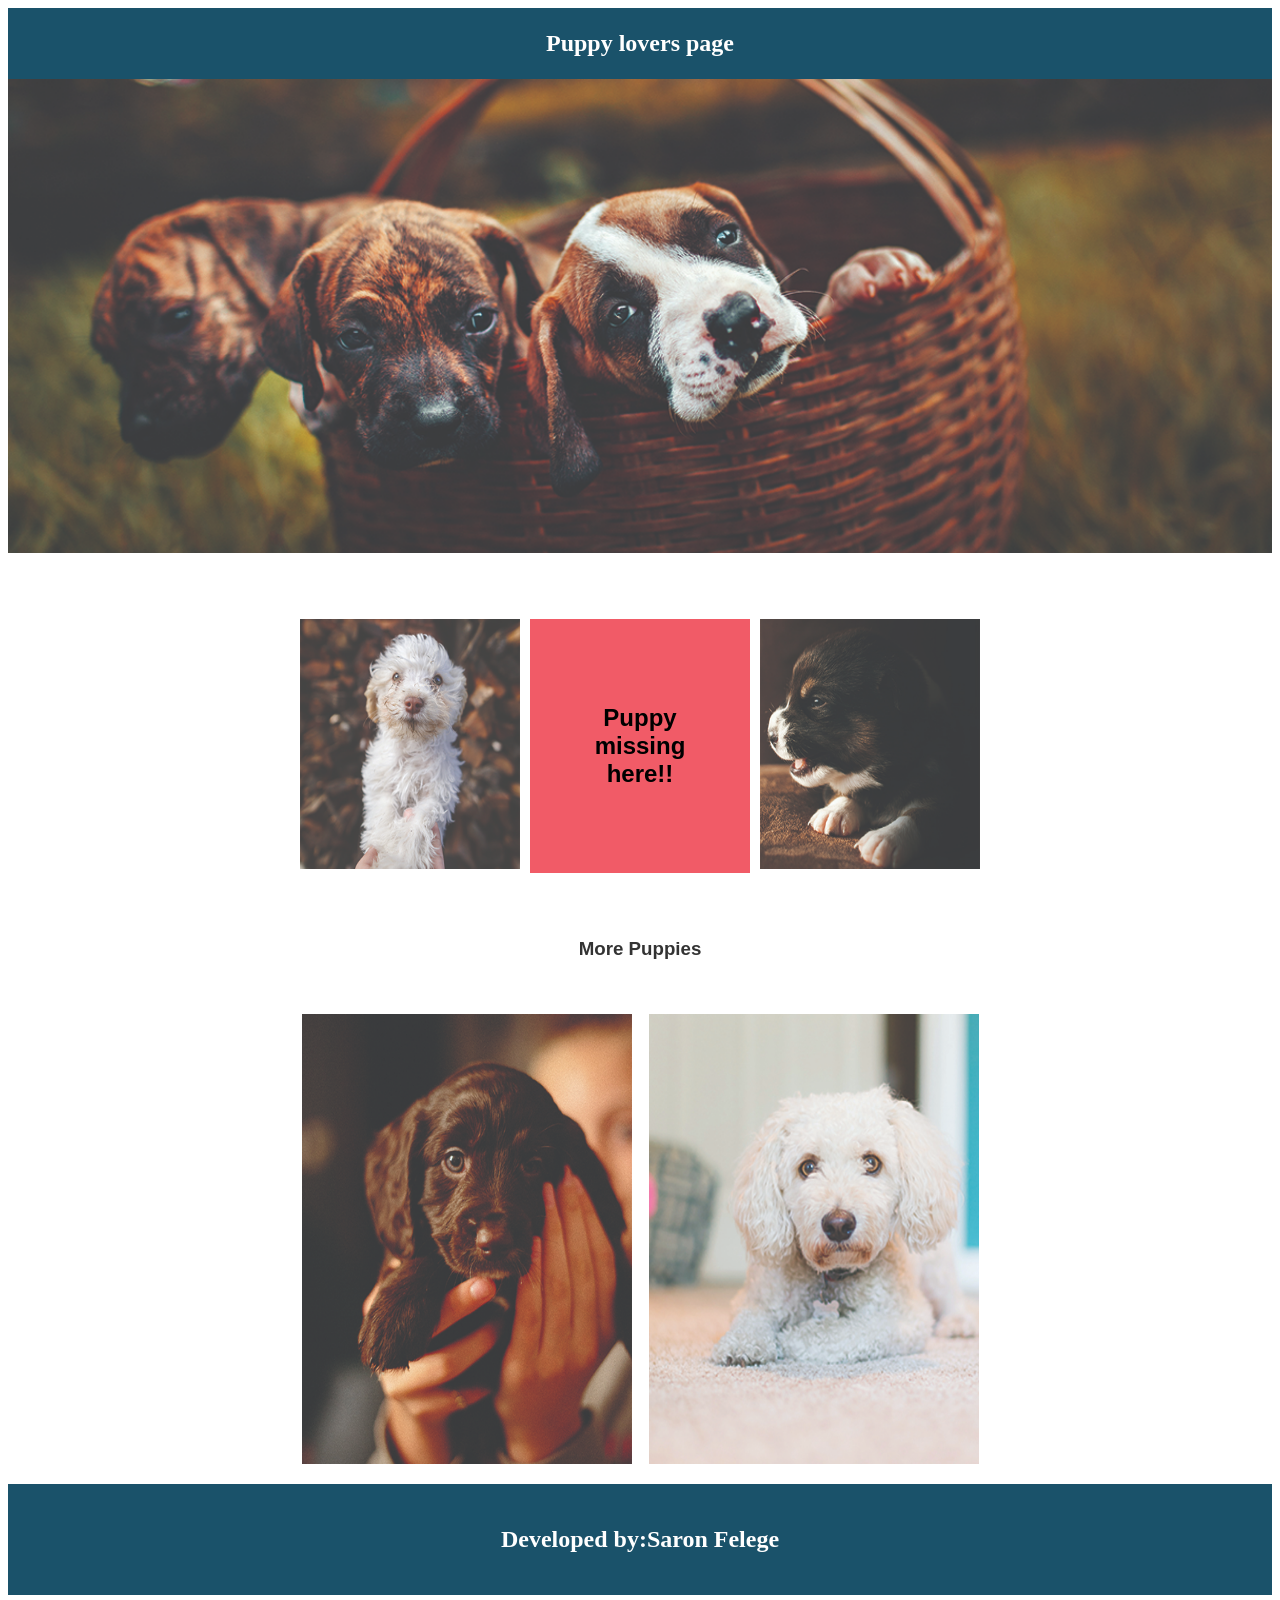
<file: puppy.html>
<!DOCTYPE html>
<html>
<head>
	<meta charset="utf-8">
	<meta name="viewport" content="width=device-width, initial-scale=1">
	<title>puppy</title>
</head>
<body>
	
<section>
	
	<table bgcolor="#1A526A" width="100%" text="white" cellpadding="0">
		<tr height="60"> 
			<td align="center" valign="bottom">
				
				<h2><font color="white">Puppy lovers page</font></h2>
			</td>
		</tr>
	</table>
<img src="banner-puppies.jpg" width="100%">
<br>
<br>
<br>
<br>

<table width="700" border="0" cellpadding="0" cellspacing="8" align="center">
    <tr>
        <td align="center">
            <img src="puppy-1.jpg" width="220" height="250">
        </td>
       
        <td bgcolor="#F15B67" align="center" width="220" height="250" >
        	<font color="black" size="5" face="Arial">
                <p><b>Puppy<br>missing<br>here!!</b>
            </font>
        </td>


        <td align="center">
            <img src="puppy-2.jpg" width="220" height="250">
        </td>
    </tr>
</table>
<br>
<table width="100%" border="0" cellpadding="10" cellspacing="10">
    <tr>
        <td align="center">
            <h3><font face="Arial" color="#333333">More Puppies</font></h3>
        </td>
    </tr>
</table>

<table align="center" cellspacing="15">
	<tr>
		<td>
			<img src="puppy-3.jpg" width="330" height="450">
		</td>
		<td>
			<img src="puppy-4.jpg" width="330" height="450">
		</td>

	</tr>
	
</table>


<table bgcolor="#1A526A" width="100%" text="white"cellpadding="20">
	<tr height="100">
		<td align="center" valign="bottom">
			<h2> <font color="white"><b>Developed by:Saron Felege </b></font></h2>

		</td>
	</tr>
</table>
</section>
</body>
</html>
</file>
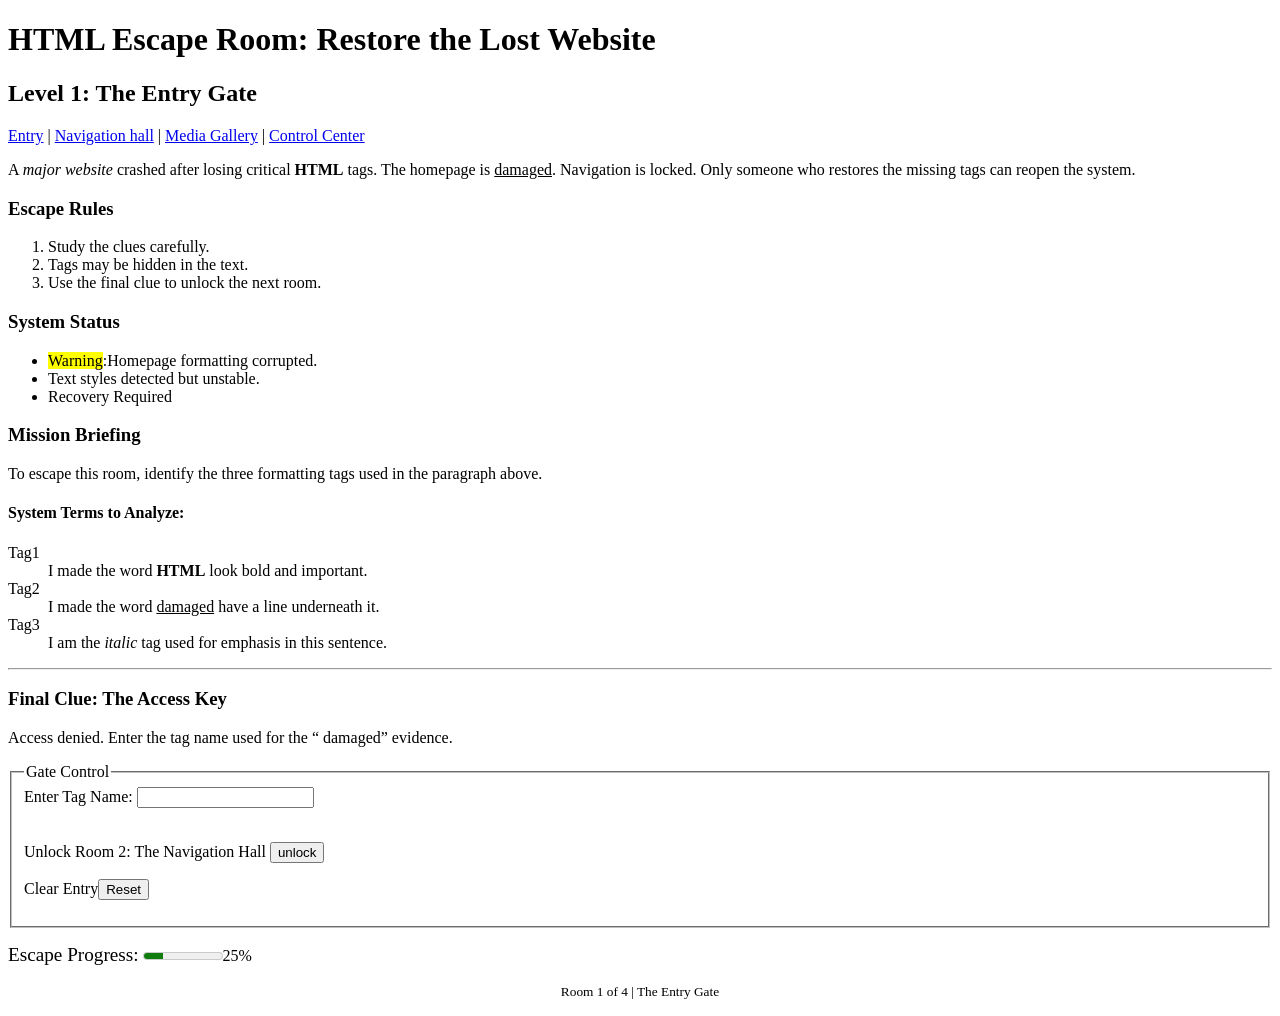
<file: R1.html>
<!DOCTYPE html>
<html>
<head>
    <meta charset="utf-8">
    <title>Room 1: The Entry Gate</title>
    <link rel="icon" href="favicon.png" type="image/png">
    <base target="_self">
</head>
<body> 
    <header>
    <hgroup>
    <h1>HTML Escape Room: Restore the Lost Website</h1>
    <h2>Level 1: The Entry Gate</h2>
    </hgroup>
<nav>
    <a href="R1.html">Entry</a> |
    <a href="R2.html">Navigation hall</a> |
    <a href="R3.html">Media Gallery</a> |
    <a href="R4.html">Control Center</a>

</nav>

    

    </header>
    
    <p>A <i> major website</i> crashed after losing critical <strong>HTML</strong> tags. 
       The homepage is <u>damaged</u>. Navigation is locked. 
       Only someone who restores the missing tags can reopen the system. 
    </p>
    <h3>Escape Rules </h3>
    <ol >
        <li>Study the clues carefully.</li>
        <li>Tags may be hidden in the text.</li>
        <li>Use the final clue to unlock the next room.</li>
    </ol>

    <h3>System Status</h3>
    <ul>
        <li><mark>Warning</mark>:Homepage formatting corrupted.</li>
        <li>Text styles detected but unstable.</li>
        <li>Recovery Required </li>
    </ul>

    <h3>Mission Briefing</h3>
    <p>To escape this room, identify the three formatting tags used in the paragraph above.</p>

    <h4>System Terms to Analyze:</h4>
    <dl>
        <dt>Tag1</dt>
        <dd>I made the word <b>HTML</b> look bold and important.</dd>
        
        <dt>Tag2</dt>
        <dd>I made the word <u>damaged</u> have a line underneath it.</dd>
        
        <dt>Tag3</dt>
        <dd>I am the <i>italic</i> tag used for emphasis in this sentence.</dd>
    </dl>

    <hr>

    <h3>Final Clue: The Access Key</h3>
    <p>Access denied. Enter the tag name used for the <q> damaged</q> evidence.</p>

    <form action="R2.html">
        <fieldset>
            <legend>Gate Control</legend>
            <label for="pass">Enter Tag Name:</label>
            <input type="password" id="pass" name="password">
            <br><br>
            <p>Unlock Room 2: The Navigation Hall
            <input type="submit" value="unlock"/> </p>
            <p>Clear Entry<input type="reset"></p>
        </fieldset>
    </form>

    <footer>
         <p><big>Escape Progress:</big> <meter min="0" max="100" value="25"></meter>25%</p>
         <p align="center"><small>Room 1 of 4 | The Entry Gate</small></p>
       
    </footer>

</body>
</html>
</file>
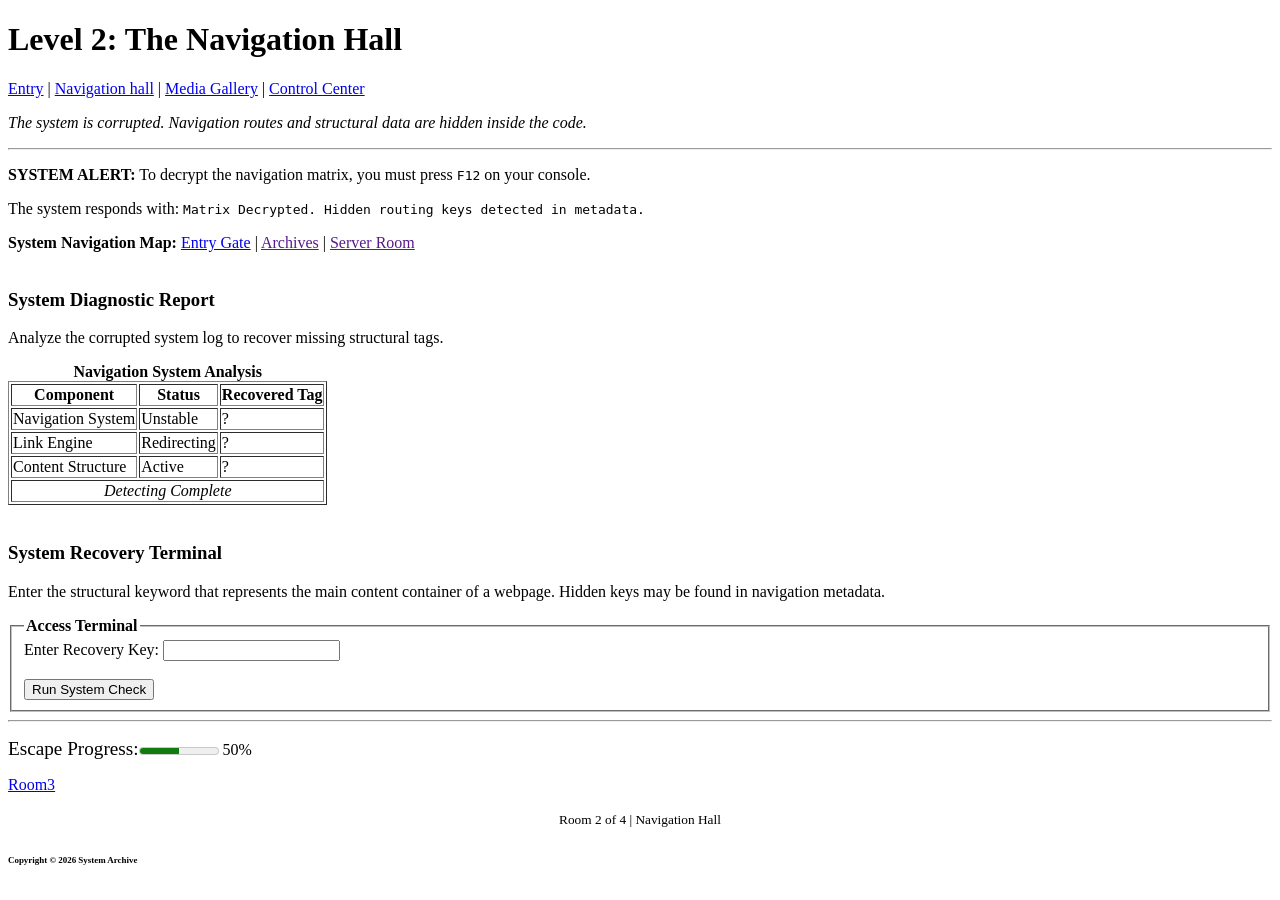
<file: R2.html>
<!DOCTYPE html>
<html>
<head>
    <meta charset="utf-8">
    <title>Room 2: The Navigation Hall</title>
</head>

<body>

<header bgcolor="lightblue">
    <h1>Level 2: The Navigation Hall</h1>

<nav>
    <a href="R1.html">Entry</a> |
    <a href="R2.html">Navigation hall</a> |
    <a href="R3.html">Media Gallery</a> |
    <a href="R4.html">Control Center</a>

</nav>
    <p><i>The system is corrupted. Navigation routes and structural data are hidden inside the code.</i></p>
    <hr>
</header>


<p>
    <strong>SYSTEM ALERT:</strong> 
    To decrypt the navigation matrix, you must press <kbd>F12</kbd> on your console. 
</p>

<p>
    The system responds with: <samp>Matrix Decrypted. Hidden routing keys detected in metadata.</samp>
</p>


<nav>
    <b>System Navigation Map:</b>

    <a href="room1.html" title="code:001 | route=entry | key=nav-found">Entry Gate</a> |

    <a href="" title="main tag">Archives</a> |

    <a href="">Server Room</a>
</nav>

<br>



<section>
    <h3>System Diagnostic Report</h3>

    <p>Analyze the corrupted system log to recover missing structural tags.</p>

    <table border="1">
        <caption><b>Navigation System Analysis</b></caption>
        <colgroup>
                <col gbcolor="lightblue">
                <col span="2">
            </colgroup>
    <thead>
        <tr>
            <th>Component</th>
            <th>Status</th>
            <th>Recovered Tag</th>
        </tr>
        </thead>

        <tbody>

        <tr>
            <td>Navigation System</td>
            <td>Unstable</td>
            <td>?</td>
        </tr>

        <tr>
            <td>Link Engine</td>
            <td>Redirecting</td>
            <td>?</td>
        </tr>

        <tr>
            <td>Content Structure</td>
            <td>Active</td>
            <td>?</td>
        </tr>
        </tbody>
        <tfoot>
                <tr>
                    <td colspan="3" align="center"><i>Detecting Complete</i></td>
                </tr>
            </tfoot>
    </table>
</section>

<br>

<section>
    <h3>System Recovery Terminal</h3>

    <p>
        Enter the structural keyword that represents the main content container of a webpage.
        Hidden keys may be found in navigation metadata.
    </p>

    <form>
        <fieldset>
            <legend><b>Access Terminal</b></legend>

            <label>Enter Recovery Key:</label>
            <input type="text" name="answer" >

            <br><br>

            <button type="button">Run System Check</button>
        </fieldset>
    </form>
</section>

<footer>
    <hr>
    <p><big>Escape Progress:</big><meter min="0" max="100" value="50"></meter> 50%</p>
    <a href="R3.html">Room3</a>
    <p align="center"><small>Room 2 of 4 | Navigation Hall</small></p>
    <h6><small>Copyright &copy; 2026 System Archive</small></h6>
</footer>

</body>
</html>
</file>
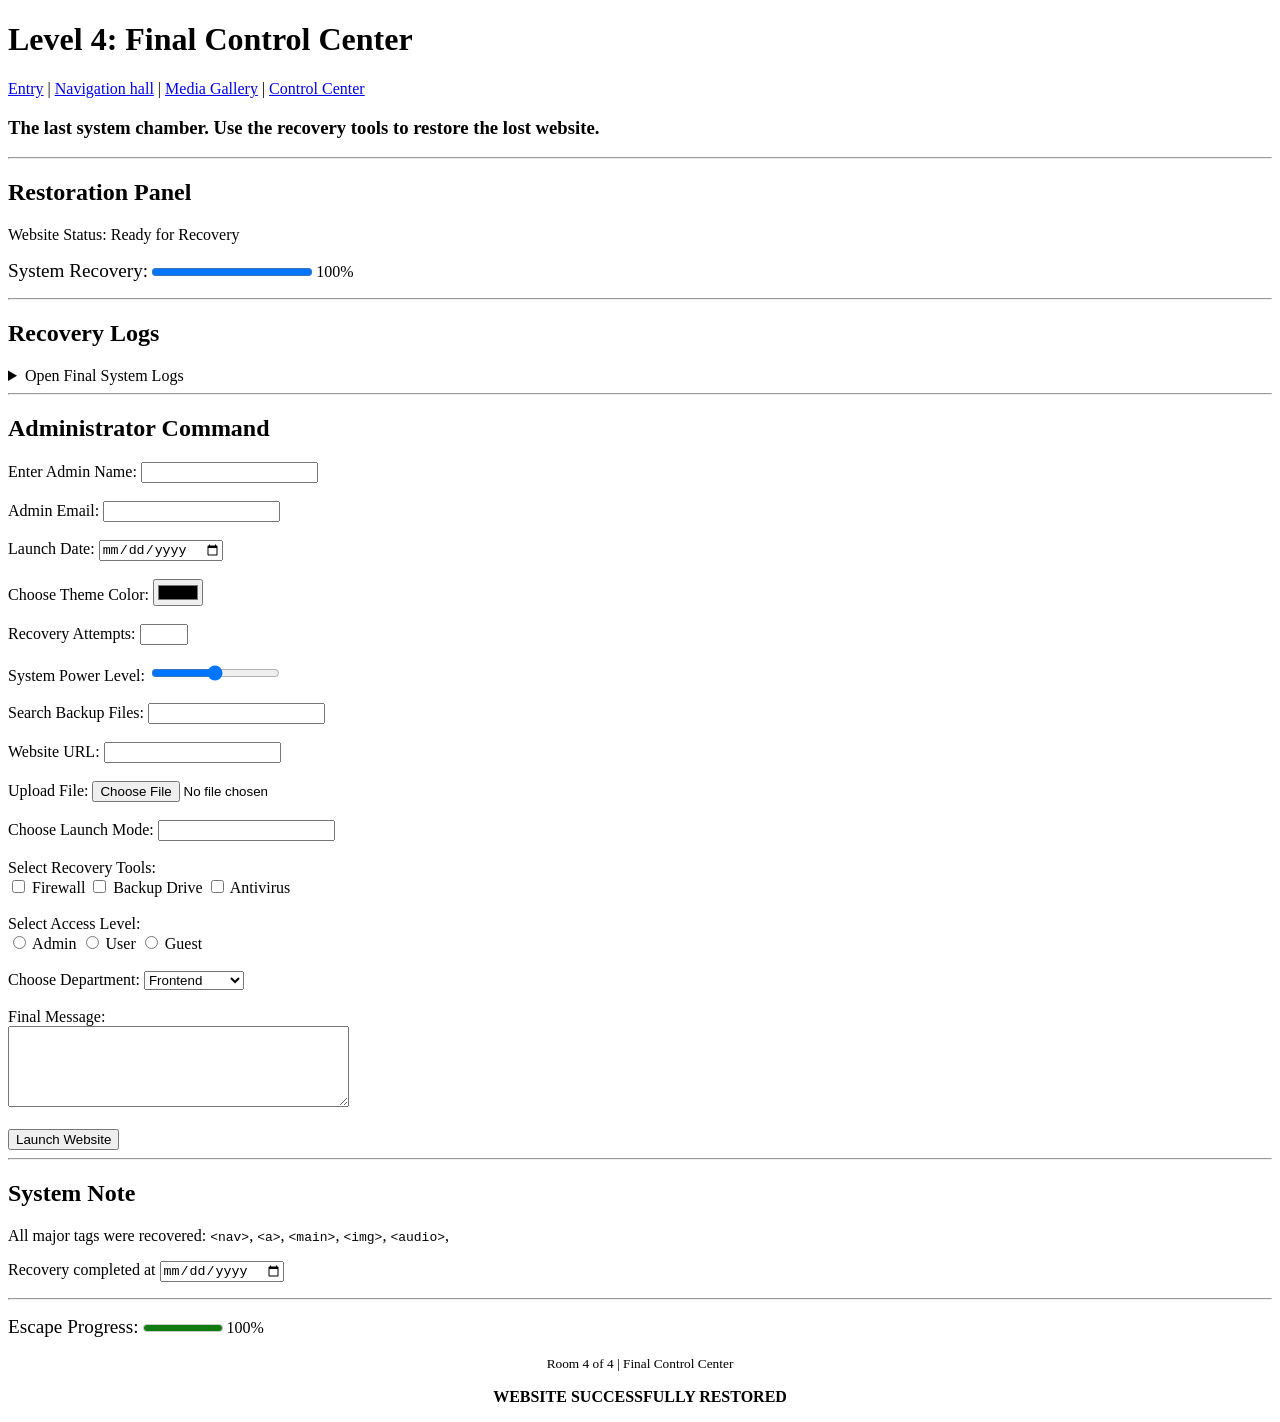
<file: R4.html>
<!DOCTYPE html>
<html>
<head>
    <meta charset="utf-8">
    <meta name="viewport" content="width=device-width, initial-scale=1">
    <title>Room 4: Final Control Center</title>
</head>

<body>

<header>
    <h1>Level 4: Final Control Center</h1>
    <nav>
    <a href="R1.html">Entry</a> |
    <a href="R2.html">Navigation hall</a> |
    <a href="R3.html">Media Gallery</a> |
    <a href="R4.html">Control Center</a>

</nav>
    <h3>The last system chamber. Use the recovery tools to restore the lost website.</h3>
    <hr>
</header>

<main>

    <div>
        <h2>Restoration Panel</h2>
        <p>
            Website Status:
            <span >Ready for Recovery</span>
        </p>

        <p><big>System Recovery:</big> <progress value="100" max="100"></progress>
        100%</p>
    </div>

    <hr>

    <div>
        <h2>Recovery Logs</h2>

        <details >
            <summary>Open Final System Logs</summary>

<pre>
ROOM 1 .......... Formatting Restored
ROOM 2 .......... Navigation Repaired
ROOM 3 .......... Media Files Recovered
ROOM 4 .......... Final Launch Ready
</pre>

        </details>
    </div>

    <hr>

    <div>
        <h2>Administrator Command</h2>
        <form>

<label for="admin">Enter Admin Name:</label>
<input type="text" id="admin" name="admin">

<br><br>

<label for="email">Admin Email:</label>
<input type="email" id="email" name="email" multiple>

<br><br>

<label for="date">Launch Date:</label>
<input type="date" id="date" name="date">

<br><br>

<label for="color">Choose Theme Color:</label>
<input type="color" id="color" name="color">

<br><br>

<label for="number">Recovery Attempts:</label>
<input type="number" id="number" name="number" min="1" max="10">

<br><br>

<label for="range">System Power Level:</label>
<input type="range" id="range" name="range" min="0" max="100">

<br><br>

<label for="search">Search Backup Files:</label>
<input type="search" id="search" name="search">

<br><br>

<label for="url">Website URL:</label>
<input type="url" id="url" name="url">

<br><br>
<label for="files">Upload File:</label>
<input type="file" id="files" name="file">

<br><br>



<label for="mode">Choose Launch Mode:</label>
<input list="modes" id="mode">
<datalist id="modes">
<option value="Safe Mode"> </option>
<option value="Normal Launch"></option>
<option value="Full Restore"></option>
</datalist>


<br><br>


<label>Select Recovery Tools:</label><br>
<input type="checkbox"> Firewall
<input type="checkbox"> Backup Drive
<input type="checkbox"> Antivirus

<br><br>

<label>Select Access Level:</label><br>
<input type="radio" name="access"> Admin
<input type="radio" name="access"> User
<input type="radio" name="access"> Guest

<br><br>

<label for="dept">Choose Department:</label>
<select id="dept">

<optgroup label="Technical">
<option>Frontend</option>
<option>Backend</option>
<option>Database</option>
</optgroup>

<optgroup label="Security">
<option>Audit</option>
<option>Recovery</option>
<option>Monitoring</option>
</optgroup>

</select>

<br><br>

<label for="note">Final Message:</label><br>
<textarea id="note" rows="5" cols="40"></textarea>

<br><br>

<button type="submit">Launch Website</button>

</form>

        </div>

    <hr>

    <div>
        <h2>System Note</h2>

        <p>
            All major tags were recovered:
            <code>&lt;nav&gt;</code>,
            <code>&lt;a&gt;</code>,
            <code>&lt;main&gt;</code>,
            <code>&lt;img&gt;</code>,
            <code>&lt;audio&gt;</code>,
            
        </p>

        <p>
            Recovery completed at
            <input type="date" name="date">
        </p>
    </div>

</main>

<footer>
    <hr>
    <p><big>Escape Progress:</big> <meter min="0" max="100" value="100"></meter> 100%</p>

    <p align="center">
        <small>Room 4 of 4 | Final Control Center</small>
    </p>

    <p align="center"><strong>WEBSITE SUCCESSFULLY RESTORED </strong></p>
</footer>

</body>
</html>
</file>
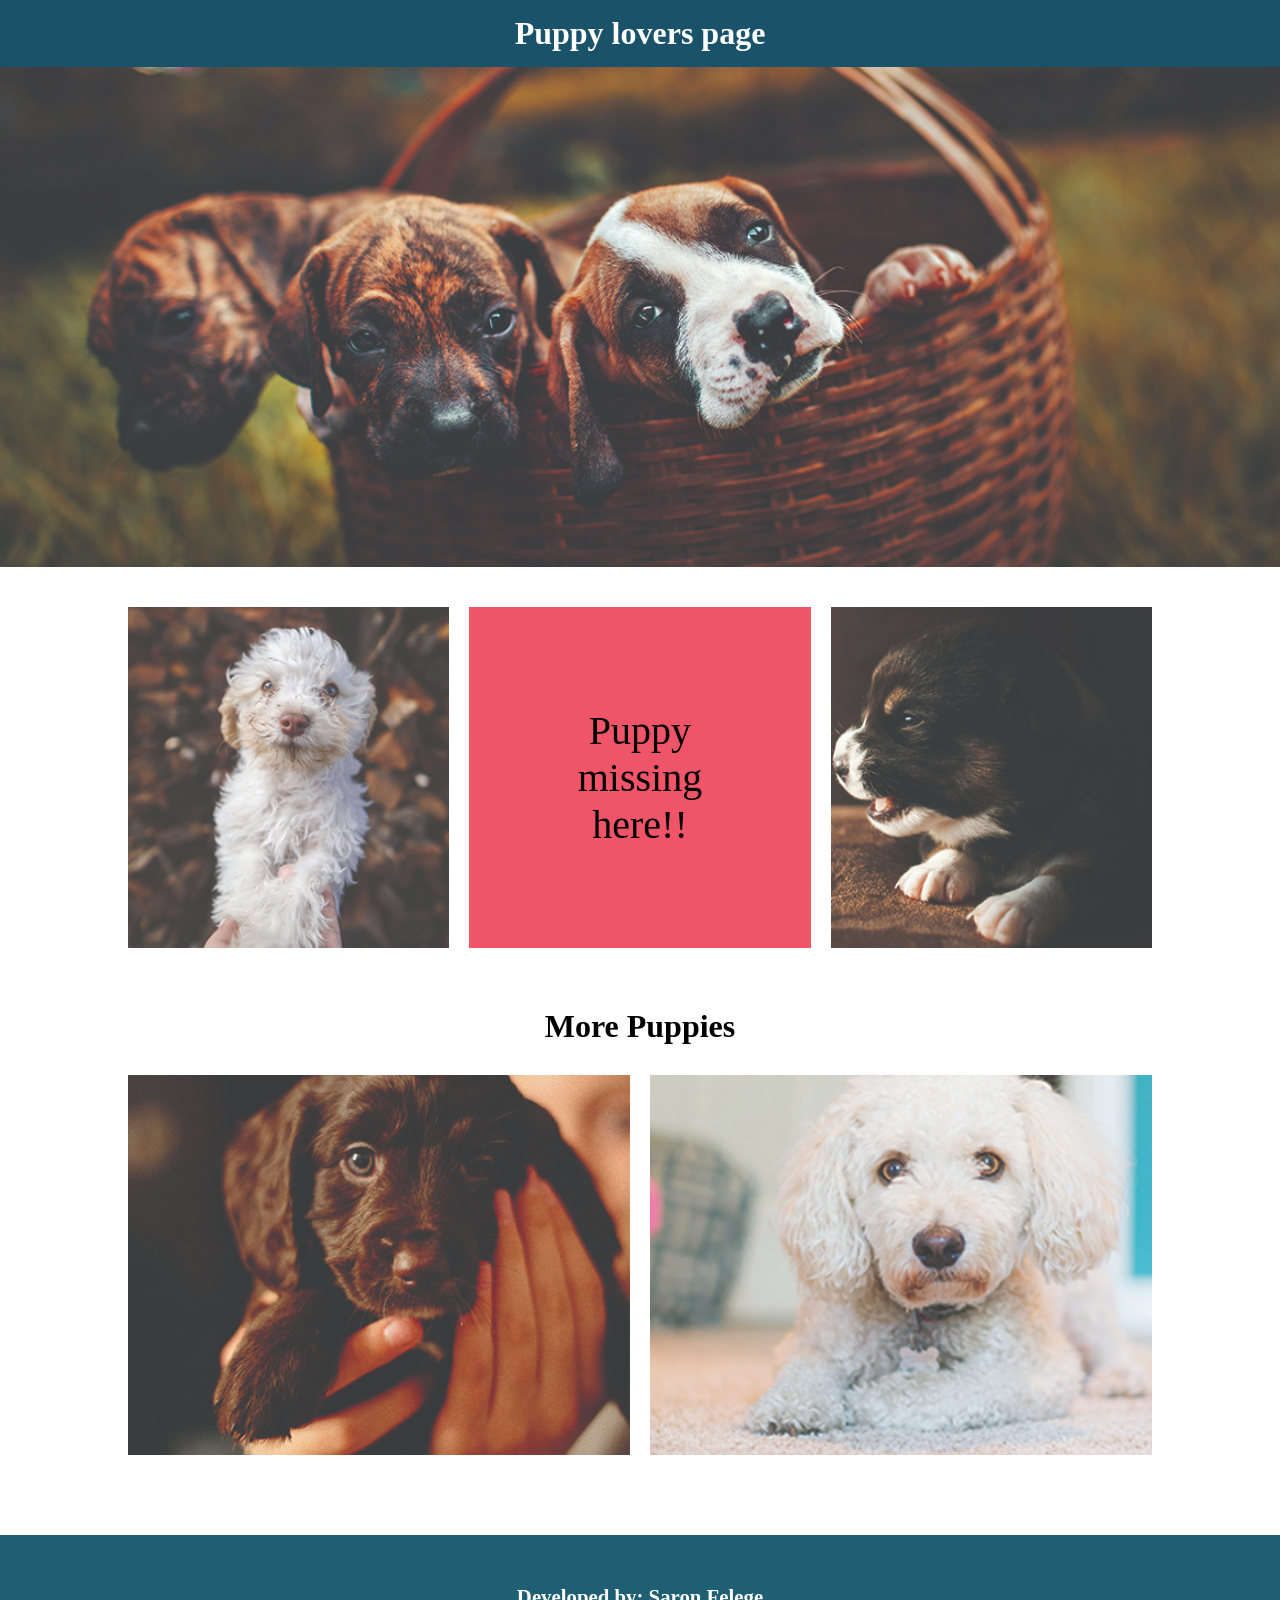
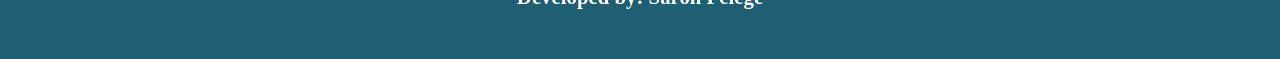
<file: puppy lovers/puppy2.html>
<!DOCTYPE html>
<html>
<head>
	<meta charset="utf-8">
	<meta name="viewport" content="width=device-width, initial-scale=1">
	<title>Puppy lovers</title>
	<link rel="stylesheet" type="text/css" href="puppy2.css">
</head>
<body>
	<header class="header-wrapper">
		<h1>Puppy lovers page</h1>
	</header>
	<div class="top-section-wrapper">
		
	</div>

	<main class="content-container">
		<section class="first-main-wrapper">
			<div class="item-one">
                <img src="puppy-1.jpg" alt="White puppy">
            </div>
            <div class="item-two">
                <p>Puppy <br>
                 missing <br>
                  here!!</p>
            </div>
            <div class="item-three">
                <img src="puppy-2.jpg" alt="Black and white puppy">
            </div>
		</section>
		<h1 class="section-title">More Puppies</h1>
		<section class="second-main-wrapper">
            <div class="grid-item-large">
                <img src="puppy-3.jpg" alt="Brown puppy held in hands">
            </div>
            <div class="grid-item-large">
                <img src="puppy-4.jpg" alt="White fluffy dog laying down">
            </div>
        </section>
	</main>
	<footer class="footer-wrapper">
        <p>Developed by: <span>Saron Felege</span></p>
    </footer>

</body>
</html>
</file>
<file: css/style.css>
*{
	padding: 0;
	margin: 0;
}

img{
	max-width: 100%;
}
body {
	font-size: 20px;
	font-family: 'Montserrat',sans-serif;

}

/** header style */

.header-wrapper{
	background: black;
	color: white;
	font-weight: 200;
	font-size: 0.75em;
}

.header-wrapper ul {
	display: flex;
	-webkit-box-pack: justify;
	justify-content: space-between;

}

.internal-wrapper {
	width: 980px;
	padding: 0 10px;
	margin: 0 auto;
}

.header-wrapper .header-links-wrapper ul li a {
	text-decoration: none;
	color: white;
}

.header-wrapper ul {
	list-style: none;
	
}


.header-wrapper .header-links-wrapper ul li {
	display: inline-block;
	padding: 14px 0 8px;
	height: 25px;
	opacity: 0.8;
}
.header-wrapper .header-links-wrapper ul li:hover{
	opacity: 1;
}

.logo-link, .search-link, .cart-link {
	width: 18px;
	display: block;
}

.header-wrapper .header-links-wrapper ul li .logo-link {
	padding: 12px 0 10px;
}

.header-wrapper .header-links-wrapper ul li .search-link {
	padding: 14px 0 80px;
}

.header-wrapper .header-links-wrapper ul li .cart-link {
	padding: 12px 0 10px;
}


.footer-wrapper {
    /* Pushes the content 20% away from the left edge */
    padding-left: 10%; 
    padding-right: 13%;
}



/**footer style */

.footer-wrapper {
	background-color: #f5f5f7;
	color: #1d1d1f;
	font-size: 0.65em;
}

.upper-text-container {
	border-bottom: 1px solid #d2d2d7;
	color: #86868b;
	padding: 17px 0 20px;
}

.upper-text-container a {
	text-decoration: none;
	color: #515154;
}

.upper-text-container a:hover {
	text-decoration: underline;
}

.footer-links-wrapper{
	display: flex;
	-webkit-box-pack: justify;
	justify-content: space-between;
	padding-top: 20px;
}

.footer-wrapper ul li {
	list-style: none;
	padding-bottom: 20px;
}

.footer-wrapper ul li {
	padding: 5px 0;
	font-size: 0.9em;
}

.footer-links-wrapper a {
	color: #515154;
	text-decoration: none;
}

.footer-links-wrapper a:hover{
	text-decoration: underline;
}

.footer-links-wrapper h3{
	font-size: 12px;
	font-weight: 600;
}
.my-apple-wrapper {
	border-bottom: 1px solid #d2d2d7;
	padding-bottom: 10px;
	margin-bottom: 10px;
	margin-top: 10px;
}

.copyright-wrapper {
	display: flex;
	-webkit-box-pack:justify;
	justify-content: space-between;
	padding: 10px 0 20px;
}

.footer-links-terms ul li {
	display: inline-block;
	padding: 0 5px;
	border-right: 1px solid black;
}

.footer-links-terms ul li:last-child {
	border-right: 0px;
}

.footer-links-terms ul li a {
	text-decoration: none;
	color: #515154;
}
.footer-links-terms ul li a:hover{
	text-decoration: underline;
}
.footer-country {
	display: inline-block;
}
.flag-wrapper {
	display: inline-block;
	vertical-align: middle;
}
.footer-country-name {
	display: inline-block;
	vertical-align: top;
}


/**main highlight style */

.main-highlight-wrapper {
	background: #fafafa;
	text-align: center;
	padding: 25px 0;
}
.links-wrapper ul {
	list-style: none;
}
.model {
	font-size: 0.85em;
}
.product-title {
	font-weight: 700;
	font-size: 56px;
}
.brief-description {
	font-size: 28px;
}

.links-wrapper{
	padding: 15px 0;
}
.links-wrapper ul li {
	display: inline-block;
	padding-right: 20px;
}
.links-wrapper ul li a {
	color: #06c;
	text-decoration: none;
}
.links-wrapper ul li a:hover{
	color: #000;
}
.links-wrapper ul li a:after{
	font-family:"FontAwesome";
	font-weight: 900;
	content: "\f105";
	padding-left: 10px;
}

/** second highlight section */

.second-highlight-wrapper {
	background-image:url("../images/home/iphone11-pro-bg.jpg") ;
	height:580px;
	background-position: center;
	background-repeat: no-repeat;
	background-size: cover;
	text-align: center;
	padding: 65px 20px;
	color: #fff;
}

.title-wrapper {
	font-weight: 600;
	font-size: 56px;
}
.description-wrapper {
	font-size: 26px;
	padding: 10px 0;

}
.price-wrapper {
	color: #86868b;
	font-size: 0.85em;
}
/** third highlight section */

.third-highlight-wrapper {
	background-image:url("../images/home/iphone11-bg.jpg") ;
	height:580px;
	background-position: center;
	background-repeat: no-repeat;
	background-size: cover;
	text-align: center;
	padding: 65px 20px;
	
}
/**fourth highlight wrapper */

.fourth-highlight-wrapper {
	display: flex;
	-webkit-box-pack:justify;
	justify-content: space-between;
	background: #fff;

}
.left-side-wrapper {
	height: 580px;
	background-position: center;
	background-repeat: no-repeat;
	background-size: cover;
	text-align: center;
	width: 48.5%;
	margin: 1% 0.5% 0% 1%;
	padding-top: 54px;
}
.fourth-highlight-wrapper .left-side-wrapper{
	background-image: url("../images/home/watch-series-5.jpg");
}
.right-side-wrapper {
	height: 580px;
	background-position: center;
	background-repeat: no-repeat;
	background-size: cover;
	text-align: center;
	width: 48.5%;
	margin: 1% 1% 0% 0.5%;
	padding-top: 54px;

}
.fourth-highlight-wrapper .right-side-wrapper {
	background-image: url("../images/home/apple-card.jpg");
}
.description-wrapper {
    max-width: 410px;
    margin: 0 auto 15px auto; 
    padding: 10px;
    font-size: 17px;         
    line-height: 1.4;       
    font-weight: 400;        
    color: #1d1d1f;         
}


/**fifth highlight wrapper */

.fifth-highlight-wrapper {
	display: flex;
	-webkit-box-pack:justify;
	justify-content: space-between;
	background: #fff;
}
.fifth-highlight-wrapper .left-side-wrapper {
	background-image: url("../images/home/apple-tv-background.jpg");
}
.fifth-highlight-wrapper .right-side-wrapper {
	background-image: url("../images/home/air-pods.jpg");
	color: #fff;
	background-size: initial;
	background-color: #000;
	background-position: bottom;

}
.logo-wrapper {
	font-size: 40px;
	font-weight: bold;
}
.tvshow-logo-wrapper {
	padding: 180px 0 200px;
}
.watch-more-wrapper a{
	text-decoration: none;
	font-size: 0.85em;
}
.watch-more-wrapper a:after{
	font-family: "FontAwesome";
	font-weight: 900;
	content: "\f144";
	padding-left: 15px;
}
/**sixth highlight wrapper */

.sixth-highlight-wrapper{
	display: flex;
	-webkit-box-pack:justify;
	justify-content: space-between;
	background: #fff;
} 
.sixth-highlight-wrapper .left-side-wrapper {
	background-image: url("../images/home/mac-laptop.jpg");
	background-color: #fff;
	background-repeat: no-repeat;
	background-position: bottom center;
	background-size: 85% auto; 
	height: 580px;
	text-align: center;
	width: 48.5%;
	margin: 1% 0.5% 0% 1%;
	padding-top: 54px;
	box-sizing: border-box;
}
.left-side-wrapper .links-wrapper {
    position: relative;
    top: -25px; 
    margin-bottom: -35px; 
    z-index: 10; 
}
.sixth-highlight-wrapper .right-side-wrapper{
	background-image: url("../images/home/new-ipad.jpg");
	color:000;
	background-size: initial;
	background-color: #fff;
	background-position: bottom;


}
 




.product-title-small {
	font-size:45px;
	font-weight: 700;
}
.description-wrapper-small{
    font-family: 'Caveat', cursive;
    font-size: 26px;
    font-weight: 600;
    color: #1d1d1f;
    margin-bottom: -8px;
    transform: rotate(-2deg);
}
</file>
<file: Apple Website/Apple Website/style.css>
*{
  margin: 0;
  padding: 0;
}
img{
  max-width: 100%;
}
body{
  font-size: 20px;
   font-family:'Montserrat', sans-serif;
   overflow-x: hidden;
  
}
.header-wrapper{
  color:black;
  font-size: 0.7em;
  font-weight: 400;
  background: #fff;
   position: sticky;
    top: 0;
    z-index: 10;
    width: 100%;
    
}
.internal-wrapper{
  max-width: 1024px;
  padding: 0 10px;
  margin: 0 auto;
}
.header-wrapper ul{
  display: flex;
  justify-content: space-between;
  list-style: none;
}
.header-wrapper .internal-wrapper ul li a{
  text-decoration: none;
  color: #000;
}

.header-wrapper .links-wrapper ul li{
  display: inline-block;
  padding: 14px 0 8px;
  height: 25px;
  opacity: 0.8;
}
.logo-link, .search-link, .cart-link{
  width: 28px;
  display: block;
}
.header-wrapper .links-wrapper ul li:hover{
  opacity: 1;
}
.header-wrapper .links-wrapper ul li.logo-link{
  padding: 12px 0 10px;
}
.header-wrapper .links-wrapper ul li.search-link{
  padding: 12px 0 10px;
}
.header-wrapper .links-wrapper ul li.cart-link{
  padding: 12px 0 10px;
}
.menu-item{
  position: static;
}

.dropdown{

  position: absolute;
  top: 44px;   
  left: 0;
  width: 100%;
  min-height: 400px;
  background: white;
  padding: 40px 80px;
  display: flex;
  gap: 80px;
  opacity: 0;
  visibility: hidden;
  transition: opacity .25s ease;
}

.menu-item:hover .dropdown{
opacity: 1;
visibility: visible;
}

.menu-item:hover .dropdown{
 opacity:1;
  visibility:visible;
}

.column{

  display:flex;

  flex-direction:column;

  gap:12px;
}

.heading{

  font-size:14px;
  color:gray;
  margin-bottom: 5px;
}

.column  a{

  text-decoration:none;

  font-size:22px;

  font-weight:600;

  color:black;
}
.column2{

  display:flex;

  flex-direction:column;

  gap:12px;
}
.column2 a{
  text-decoration: no-preference;
  font-size: 14px;
  font-weight: 550;
  color: black;
}

.column .small-text {
  margin-top: 15px; 
  display: flex;
  flex-direction: column;
  gap: 12px;
}
.small-text a {
  font-weight: 600;
  font-size: 12px;
  font-family:'Montserrat', sans-serif; 

}










/*Main highlight*/
.main-image-wrapper .img-fluid{
  width: 100%;
  height: auto;

}
.main-highlight-wrapper {
  background: #F5F5F7;
  text-align: center;
  padding: 100px 0 0;

}
.title{
  font-size: 40px;
  font-weight:600 ;
  letter-spacing: -0.015em;
  font-family: 'Montserrat', sans-serif;

}
.main-links-wrapper ul{
  list-style: none;
}
.description {
  font-size: 20px;
  padding: 10px 0;
  font-weight: 450;
}
.main-links-wrapper{
  padding: 15px 0 ;
}
.main-links-wrapper ul{
  padding: 0;
  margin: 0;
  display: flex;
  gap: 18px;
  justify-content: center;
}
.main-links-wrapper ul li{
  display: inline-block;
  padding-right:20px ;
  
}
.main-links-wrapper ul li a {
  font-size: 17px;
  text-decoration: none;
  border-radius:980px;
  letter-spacing: -0.022em;
    font-family: 'Montserrat', sans-serif;
}
.main-links-wrapper ul li:nth-child(1) a{
background-color: #0071e3;
color: #fff;
padding: 11px 21px;
}
.main-links-wrapper ul li:nth-child(2) a{
border: 1px solid #0071e3;
color: #0071e3;
padding: 11px 21px;
}
.main-links-wrapper ul li:nth-child(2) a:hover{
  background-color: #0071e3;
  color: #fff;
}


/* First highlight*/

.second-highlight-wrapper{
  background-image: url("image/home/fathersday.png");
  height: 580px;
  background-position: center;
  background-repeat: no-repeat;
  background-size: cover;
  text-align: center;
  padding: 20px 20px;
  color: #000;
  margin-top: 15px;

}

/* third highlight */

.third-highlight-wrapper{
  background-image: url("image/home/mac.png");
  height: 580px;
  background-position: center;
  background-repeat: no-repeat;
  background-size: cover;
  text-align: center;
  padding: 20px 20px;
  color: #000;
  margin-top: 15px;

}

/* fourth highlight */
.fourth-highlight-wrapper{
  display: flex;
  justify-content: space-between;
  background: #fff;
}
.left-side-wrapper{
  height: 580px;
   background-position: center;
  background-repeat: no-repeat;
  background-size: cover;
  text-align: center;
  width: 48.5%;
  margin: 1% 0.5% 0% 1%;
  padding-top: 54px;
}
.fourth-highlight-wrapper .left-side-wrapper{
  background-image: url("image/home/macbook-air.png");
}
.right-side-wrapper{
  height: 580px;
   background-position: center;
  background-repeat: no-repeat;
  background-size: cover;
  text-align: center;
  width: 48.5%;
  margin: 1% 1% 0% 0.5%;
  padding-top: 54px;

}
.fourth-highlight-wrapper .right-side-wrapper{
  background-image: url("image/home/ipad-air.png");
}

/* fifth highlight */
.fifth-highlight-wrapper{
  display: flex;
  justify-content: space-between;
  background: #fff;
}
.fifth-highlight-wrapper .left-side-wrapper .title{
  color: #fff;

}

.fifth-highlight-wrapper .left-side-wrapper .description{
 color: #fff;
}


.fifth-highlight-wrapper .left-side-wrapper{
  background-image: url("image/home/MacBook-pro.png");
}

.fifth-highlight-wrapper .right-side-wrapper{
  background-image: url("image/home/watch-series.png");
}

/*sixth highlight*/
 .sixth-highlight-wrapper{
  display: flex;
  justify-content: space-between;
  background: #fff;
}

.sixth-highlight-wrapper .left-side-wrapper{
  background-image: url("image/home/airpods.png");
}

.sixth-highlight-wrapper .right-side-wrapper{
  background-image: url("image/home/trade-in.png");
}
.small-description{
  opacity: 0.7;
  font-size: 16px;
}
/* entertanment section */
.carousal-wrapper{
  text-align: center;
   background-color: #F5F5F7;
   margin-top: 10px;

   
}
.entertainment-title{
 font-size: 50px;
  font-weight:650 ;
  letter-spacing: -0.015em;
  font-family: 'Montserrat', sans-serif;
  padding-top: 60px;
padding-bottom: 60px;
}

.carousal{
  width: 100%;
  overflow: hidden;
  margin-bottom: 60px;
}
.track{
  display: flex;
  width: max-content;
  will-change: transform;
  animation: scroll 10s linear infinite;
}

@keyframes scroll{
  from{
    transform: translateX(0);
  }
  to {
    transform: translateX(-50%);
  }
}


.item{
  width: auto;
  height: 600px;
  flex-shrink: 0;
  border-radius: 15px;
  margin-right: 15px;
  
}
.item img{
  width: auto;
  height: 100%;
  object-fit: cover;
  display: block;
}

.carousal:hover .track{
  animation-play-state: paused;
}



.footer-wrapper{
  padding-left: 13%;
  padding-right: 13%;
  background-color: #f5f5f7;
  color: #1d1d1f;
  font-size: 0.65em;
  }
.footer-wrapper .footer-text-list p{
  display: block;
  margin-bottom: 12px;
  color: rgba(0, 0, 0,0.56);
}
.footer-text-list a{
  color: rgba(0, 0, 0,0.72);
  text-decoration: underline;
}
.footer-text-list a:hover{
  color: rgba(0, 0, 0, 0.88);
}
.footer-text-list .last{
  margin-left: -15px;
}
.footer-text-list .last:last-child{
  border-bottom: 1px solid #d2d2d7;
  color: #86868b;
  padding: 0 0 17px;
}
.footer-links-wrapper{
  display: grid;
  justify-content: space-between;
  padding-top: 20px;
  grid-template-columns: repeat(5, 1fr);
}
.footer-wrapper ul li{
  list-style: none;
  padding-bottom: 20px;
  opacity: 0.8;
}
.footer-links-wrapper a{
  color: #515154;
  text-decoration: none;
  font-size: 12px;
  font-weight: 400;
}
.footer-links-wrapper a:hover{
  text-decoration: underline;
}
.footer-links-wrapper h3{
  font-size: 12px;
  font-weight: 600;
  padding-bottom: 10px;
}
.my-apple-wrapper{
  border-bottom: 1px solid #d2d2d7;
  padding-bottom: 10px;
  margin-bottom: 10px;
  margin-top: 10px;
  opacity: 0.8;
}
.my-apple-wrapper a{
  color: blue;
}
.copyright-wrapper{
  display: flex;
  justify-content: space-between;
  padding: 10px 0 20px;
  opacity: 0.8;
}
.footer-links-terms ul li{
  display: inline-block;
  padding: 0 5px;
  border-right: 1px solid black;
  opacity: 0.8;
}
.footer-links-terms ul li:last-child{
  border-right: none;
}
.footer-links-terms ul li a {
  text-decoration: none;
  color: #515154;

}


@media (max-width: 769px){
  .carousal{
    width: 95%;
  }
  .item{
    width: 180px;
    height: 150px;
    border-radius: 12px;
    margin-right: 12px;
  }
}

@media (max-width: 480px){
  .carousal{
    width: 100%;
    mask-image: linear-gradient(to right transparent, #000 5% 95%, transparent );
  }
  .item{
    width: 140px;
    height: 110px;
    border-radius: 10px;
    margin-right: 10px;
  }
  .track{
    animation-duration: 14s;
  }
}
/* Responsive adjustments for smaller screens */
@media (max-width: 768px) {
  .card {
    flex: 0 0 85vw; /* Cards scale down to viewport width on mobile */
    height: 350px;
    padding: 20px;
  }
  .cards-wrapper {
    padding: 0 20px;
    justify-content: flex-start;
  }
  .endless-entertainment h2 {
    font-size: 28px;
  }
}


/* media query for endless entertainment */
@media (max-width: 769px){
  .carousal{
    width: 95%;
  }
  .item{
    width: 180px;
    height: 150px;
    border-radius: 12px;
    margin-right: 12px;
  }
}

@media (max-width: 480px){
  .carousal{
    width: 100%;
    mask-image: linear-gradient(to right transparent, #000 5% 95%, transparent );
  }
  .item{
    width: 140px;
    height: 110px;
    border-radius: 10px;
    margin-right: 10px;
  }
  .track{
    animation-duration: 14s;
  }
}
/* highlight */
@media screen (max-width: 375px)  {
  .main-highlight-wrapper {
    padding: 0px 20px;
  }
  .main-links-wrapper ul li{
 
  padding-right:100px ;
  
}
  .main-links-wrapper ul li a{
    font-size: 11px;
  
  }
} 


/* --- COMPLETE RESPONSIVE  --- */

@media screen and (max-width: 834px) {
    
    /* 1. Global Screen Boundary Enforcement */
    html, body, .outer-wrapper {
        width: 100% !important;
        max-width: 100% !important;
        margin: 0 !important;
        padding: 0 !important;
        overflow-x: hidden; /* Stops horizontal stretching entirely */
        box-sizing: border-box;
    }

    /* 2. Header and Navigation Menu Wrap Adjustment */
    .header-wrapper,
    .internal-wrapper {
        width: 100% !important;
        max-width: 100% !important;
        margin: 0 !important;
        padding: 0 5px !important;
        box-sizing: border-box;
    }
    
    .links-wrapper {
        width: 100% !important;
        box-sizing: border-box;
    }

    

    .links-wrapper ul {
        display: flex !important;
        flex-wrap: wrap !important;
        justify-content: center !important;
        gap: 8px 10px !important;
        width: 100% !important;
        padding: 10px 0 !important;
    }

    .links-wrapper ul li {
        display: inline-block !important;
        white-space: nowrap !important;
        padding: 0 !important;
        height: auto !important;
    }

    .links-wrapper ul li a {
        font-size: 11px !important;
    }

    .logo-link img, 
    .search-link img, 
    .cart-link img {
        height: 14px !important;
        width: auto !important;
    }

    /* 3. Hero Rows Layout Fixes (Stacked Side-By-Side Rows Vertically) */
    .fourth-highlight-wrapper,
    .fifth-highlight-wrapper,
    .sixth-highlight-wrapper {
        flex-direction: column !important; /* Stack columns vertically instead of side-by-side */
    }

    .left-side-wrapper,
    .right-side-wrapper {
        width: 100% !important; /* Force columns to take up full screen width */
        margin: 10px 0 0 0 !important;
        box-sizing: border-box;
    }

    

    /* 5. Footer Layout Realignment */
    .footer-wrapper {
        padding-left: 20px !important;  /* Replace desktop 13% padding with comfortable mobile margins */
        padding-right: 20px !important;
    }

    .footer-links-wrapper {
        grid-template-columns: 1fr !important; /* Re-layout standard 5 grid sections into a single straight column */
        gap: 20px !important;
    }
    
    .copyright-wrapper {
        flex-direction: column !important; /* Stack legal terms beneath copyright information */
        gap: 10px !important;
        align-items: flex-start !important;
    }

    .footer-links-terms ul li {
        padding: 0 5px 0 0 !important;
    }
}
</file>
<file: puppy lovers/puppy2.css>
* {
    margin: 0;
    padding: 0;
    
}
/*header wrapper */

.header-wrapper{
    background-color: #1A526A; 
    width: 100%;
    text-align: center;
    padding: 15px 0 ;

}
.header-wrapper h1{
	color: #fff;
}


/*top section wrapper */
.top-section-wrapper{
	width: 100%;
	height: 500px;
	background-image: url("banner-puppies.jpg");
	background-size: cover;
}
/*main content */
/* Container for the three middle cards */

.first-main-wrapper {
    display: flex;
    justify-content: center;
    gap: 2%;                  
    padding: 40px 10%;        
   
}


.first-main-wrapper > div {
    width: 32%;               
    aspect-ratio: 1 / 1;      
    overflow: hidden;
}
.section-title{
	margin: 20px 0 30px 0;
	text-align: center;
}
.item-two{
	background-color: #f05468; 
    display: flex;
    justify-content: center;
    align-items: center;
    text-align: center;
    padding: 10px;
    font-size: 40px;
    font-weight: 500;
}
/* THE BOTTOM ROW 2 ITEMS */
.second-main-wrapper {
    display: flex;
    justify-content: center;
    gap: 2%;                  
    padding: 0 10% 40px 10%;  
    
}

/* Give both bottom items an exact percentage width */
.second-main-wrapper > div {
    width: 49%;               
    height: 380px;            
    overflow: hidden;
}



.first-main-wrapper img,
.second-main-wrapper img {
    width: 100%;
    height: 100%;
    object-fit: cover;
    display: block;
}

/*fotter style  */
.footer-wrapper {
    background-color: #1e5f74;
    width: 100%;
    text-align: center;
    padding: 50px 0;
    margin-top: 40px;
}

.footer-wrapper p {
    color: #ffffff;
    font-size: 1.3rem;
    font-weight: bold;
}
</file>
